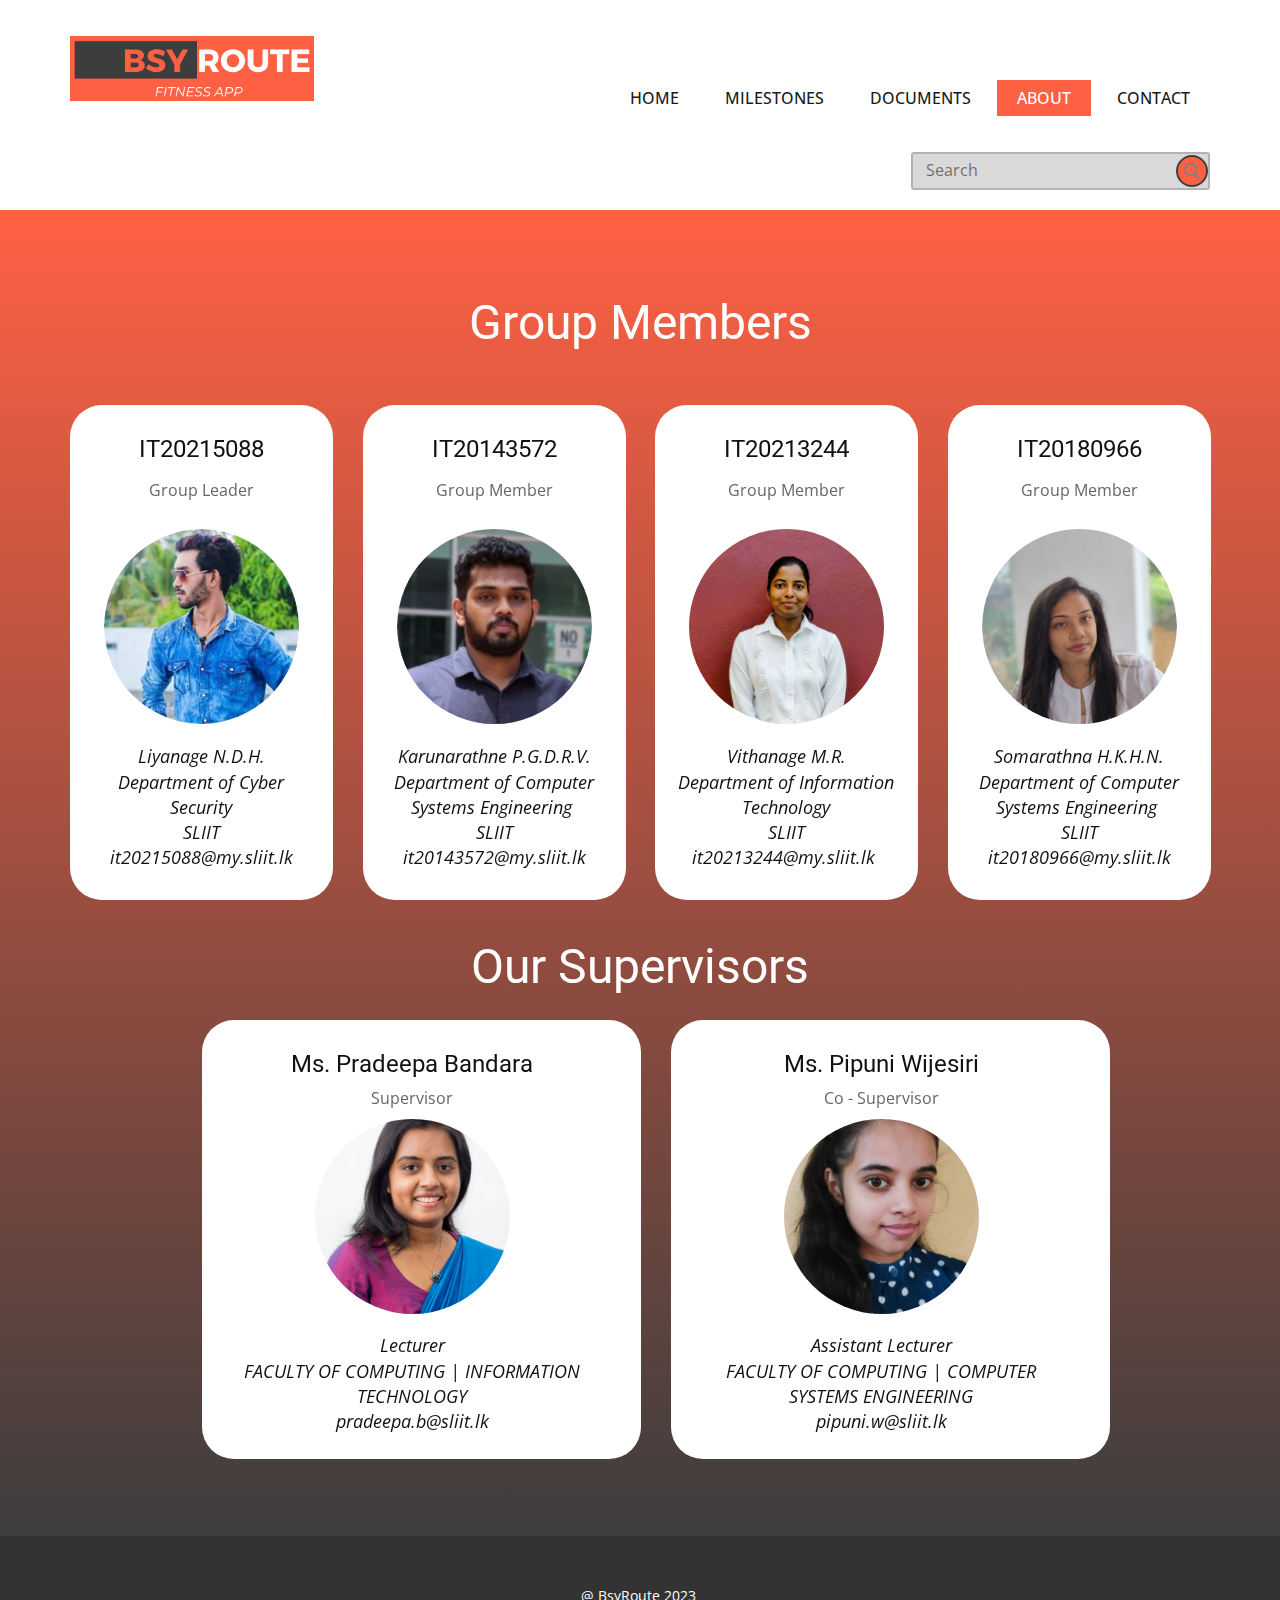
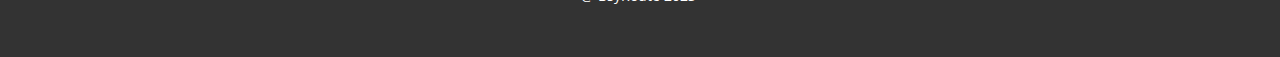
<file: About.html>
<!DOCTYPE html>
<html style="font-size: 16px" lang="en">
   <head>
      <meta name="viewport" content="width=device-width, initial-scale=1.0" />
      <meta charset="utf-8" />
      <meta name="keywords" content="" />
      <meta name="description" content="" />
      <title>About</title>
      <link rel="stylesheet" href="page.css" media="screen" />
      <link rel="stylesheet" href="About.css" media="screen" />
      <script class="u-script" type="text/javascript" src="jquery.js" defer=""></script>
      <script class="u-script" type="text/javascript" src="page.js" defer=""></script>
      <script type="text/javascript" src="search.js" defer=""></script>
      <meta name="BsyRoute" />
      <link id="u-theme-google-font" rel="stylesheet" href="https://fonts.googleapis.com/css?family=Roboto:100,100i,300,300i,400,400i,500,500i,700,700i,900,900i|Open+Sans:300,300i,400,400i,500,500i,600,600i,700,700i,800,800i" />

      <script type="application/ld+json">
         {
            "@context": "http://schema.org",
            "@type": "Organization",
            "name": "",
            "logo": "images/FitnessBrandLogoxx.png"
         }
      </script>
      <meta name="theme-color" content="#478ac9" />
      <meta property="og:title" content="About" />
      <meta property="og:type" content="website" />
      <meta data-intl-tel-input-cdn-path="intlTelInput/" />
   </head>
   <body class="u-body u-xl-mode" data-lang="en">
      <header class="u-clearfix u-header u-header" id="sec-cc0d">
         <div class="u-clearfix u-sheet u-sheet-1">
            <a href="" class="u-image u-logo u-image-1" data-image-width="367" data-image-height="98">
               <img src="images/FitnessBrandLogoxx.png" class="u-logo-image u-logo-image-1" />
            </a>
            <nav class="u-menu u-menu-dropdown u-offcanvas u-menu-1">
               <div class="menu-collapse" style="font-size: 1rem; letter-spacing: 0px; text-transform: uppercase; font-weight: 500">
                  <a class="u-button-style u-custom-active-border-color u-custom-active-color u-custom-border u-custom-border-color u-custom-borders u-custom-hover-border-color u-custom-hover-color u-custom-left-right-menu-spacing u-custom-padding-bottom u-custom-text-active-color u-custom-text-color u-custom-text-decoration u-custom-text-hover-color u-custom-top-bottom-menu-spacing u-nav-link u-text-active-palette-1-base u-text-hover-palette-2-base" href="#">
                     <svg class="u-svg-link" viewBox="0 0 24 24"><use xmlns:xlink="http://www.w3.org/1999/xlink" xlink:href="#menu-hamburger"></use></svg>
                     <svg class="u-svg-content" version="1.1" id="menu-hamburger" viewBox="0 0 16 16" x="0px" y="0px" xmlns:xlink="http://www.w3.org/1999/xlink" xmlns="http://www.w3.org/2000/svg">
                        <g>
                           <rect y="1" width="16" height="2"></rect>
                           <rect y="7" width="16" height="2"></rect>
                           <rect y="13" width="16" height="2"></rect>
                        </g>
                     </svg>
                  </a>
               </div>
               <div class="u-custom-menu u-nav-container">
                  <ul class="u-nav u-spacing-2 u-unstyled u-nav-1">
                     <li class="u-nav-item">
                        <a class="u-active-custom-color-1 u-border-active-palette-1-base u-border-hover-palette-1-light-1 u-border-no-left u-border-no-right u-border-no-top u-button-style u-hover-custom-color-4 u-nav-link u-text-active-white u-text-grey-90 u-text-hover-white" href="Home.html" style="padding: 10px 20px">Home</a>
                        <div class="u-nav-popup">
                           <ul class="u-border-1 u-border-grey-30 u-h-spacing-20 u-nav u-unstyled u-v-spacing-10">
                              <li class="u-nav-item"><a class="u-button-style u-grey-5 u-nav-link" href="Home.html#carousel_9a39">Literature Survey</a></li>
                              <li class="u-nav-item"><a class="u-button-style u-grey-5 u-nav-link" href="Home.html#carousel_a2c1">Research Gap</a></li>
                              <li class="u-nav-item"><a class="u-button-style u-grey-5 u-nav-link" href="Home.html#carousel_54c7">Research Problem</a></li>
                              <li class="u-nav-item"><a class="u-button-style u-grey-5 u-nav-link" href="Home.html#sec-def8">Research Objectives</a></li>
                              <li class="u-nav-item"><a class="u-button-style u-grey-5 u-nav-link" href="Home.html#carousel_ec59">Methodology</a></li>
                              <li class="u-nav-item"><a class="u-button-style u-grey-5 u-nav-link" href="Home.html#carousel_5f93">Technologies</a></li>
                           </ul>
                        </div>
                     </li>
                     <li class="u-nav-item"><a class="u-active-custom-color-1 u-border-active-palette-1-base u-border-hover-palette-1-light-1 u-border-no-left u-border-no-right u-border-no-top u-button-style u-hover-custom-color-4 u-nav-link u-text-active-white u-text-grey-90 u-text-hover-white" href="Milestones.html" style="padding: 10px 20px">Milestones</a></li>
                     <li class="u-nav-item">
                        <a class="u-active-custom-color-1 u-border-active-palette-1-base u-border-hover-palette-1-light-1 u-border-no-left u-border-no-right u-border-no-top u-button-style u-hover-custom-color-4 u-nav-link u-text-active-white u-text-grey-90 u-text-hover-white" href="Documents.html" style="padding: 10px 20px">Documents</a>
                        <div class="u-nav-popup">
                           <ul class="u-border-1 u-border-grey-30 u-h-spacing-20 u-nav u-unstyled u-v-spacing-10">
                              <li class="u-nav-item"><a class="u-button-style u-grey-5 u-nav-link" href="Documents.html#sec-3569">Documents</a></li>
                              <li class="u-nav-item"><a class="u-button-style u-grey-5 u-nav-link" href="Documents.html#sec-78b2">Presentations</a></li>
                           </ul>
                        </div>
                     </li>
                     <li class="u-nav-item"><a class="u-active-custom-color-1 u-border-active-palette-1-base u-border-hover-palette-1-light-1 u-border-no-left u-border-no-right u-border-no-top u-button-style u-hover-custom-color-4 u-nav-link u-text-active-white u-text-grey-90 u-text-hover-white" href="About.html" style="padding: 10px 20px">About</a></li>
                     <li class="u-nav-item"><a class="u-active-custom-color-1 u-border-active-palette-1-base u-border-hover-palette-1-light-1 u-border-no-left u-border-no-right u-border-no-top u-button-style u-hover-custom-color-4 u-nav-link u-text-active-white u-text-grey-90 u-text-hover-white" href="Contact.html" style="padding: 10px 20px">Contact</a></li>
                  </ul>
               </div>
               <div class="u-custom-menu u-nav-container-collapse">
                  <div class="u-black u-container-style u-inner-container-layout u-opacity u-opacity-95 u-sidenav">
                     <div class="u-inner-container-layout u-sidenav-overflow">
                        <div class="u-menu-close"></div>
                        <ul class="u-align-center u-nav u-popupmenu-items u-unstyled u-nav-4">
                           <li class="u-nav-item">
                              <a class="u-button-style u-nav-link" href="Home.html">Home</a>
                              <div class="u-nav-popup">
                                 <ul class="u-border-1 u-border-grey-30 u-h-spacing-20 u-nav u-unstyled u-v-spacing-10">
                                    <li class="u-nav-item"><a class="u-button-style u-nav-link" href="Home.html#carousel_9a39">Literature Survey</a></li>
                                    <li class="u-nav-item"><a class="u-button-style u-nav-link" href="Home.html#carousel_a2c1">Research Gap</a></li>
                                    <li class="u-nav-item"><a class="u-button-style u-nav-link" href="Home.html#carousel_54c7">Research Problem</a></li>
                                    <li class="u-nav-item"><a class="u-button-style u-nav-link" href="Home.html#sec-def8">Research Objectives</a></li>
                                    <li class="u-nav-item"><a class="u-button-style u-nav-link" href="Home.html#carousel_ec59">Methodology</a></li>
                                    <li class="u-nav-item"><a class="u-button-style u-nav-link" href="Home.html#carousel_5f93">Technologies</a></li>
                                 </ul>
                              </div>
                           </li>
                           <li class="u-nav-item"><a class="u-button-style u-nav-link" href="Milestones.html">Milestones</a></li>
                           <li class="u-nav-item">
                              <a class="u-button-style u-nav-link" href="Documents.html">Documents</a>
                              <div class="u-nav-popup">
                                 <ul class="u-border-1 u-border-grey-30 u-h-spacing-20 u-nav u-unstyled u-v-spacing-10">
                                    <li class="u-nav-item"><a class="u-button-style u-nav-link" href="Documents.html#sec-3569">Documents</a></li>
                                    <li class="u-nav-item"><a class="u-button-style u-nav-link" href="Documents.html#sec-78b2">Presentations</a></li>
                                 </ul>
                              </div>
                           </li>
                           <li class="u-nav-item"><a class="u-button-style u-nav-link" href="About.html">About</a></li>
                           <li class="u-nav-item"><a class="u-button-style u-nav-link" href="Contact.html">Contact</a></li>
                        </ul>
                     </div>
                  </div>
                  <div class="u-black u-menu-overlay u-opacity u-opacity-70"></div>
               </div>
            </nav>
            <form action="#" method="get" class="u-border-2 u-border-grey-30 u-grey-15 u-radius-3 u-search u-search-right u-search-1">
               <button class="u-search-button" type="submit">
                  <span class="u-border-2 u-border-grey-75 u-custom-color-1 u-icon-circle u-search-icon u-spacing-10 u-text-custom-color-2 u-search-icon-1">
                     <svg class="u-svg-link" preserveAspectRatio="xMidYMin slice" viewBox="0 0 56.966 56.966"><use xmlns:xlink="http://www.w3.org/1999/xlink" xlink:href="#svg-45a5"></use></svg>
                     <svg xmlns="http://www.w3.org/2000/svg" xmlns:xlink="http://www.w3.org/1999/xlink" version="1.1" id="svg-45a5" x="0px" y="0px" viewBox="0 0 56.966 56.966" style="enable-background: new 0 0 56.966 56.966" xml:space="preserve" class="u-svg-content">
                        <path d="M55.146,51.887L41.588,37.786c3.486-4.144,5.396-9.358,5.396-14.786c0-12.682-10.318-23-23-23s-23,10.318-23,23  s10.318,23,23,23c4.761,0,9.298-1.436,13.177-4.162l13.661,14.208c0.571,0.593,1.339,0.92,2.162,0.92  c0.779,0,1.518-0.297,2.079-0.837C56.255,54.982,56.293,53.08,55.146,51.887z M23.984,6c9.374,0,17,7.626,17,17s-7.626,17-17,17  s-17-7.626-17-17S14.61,6,23.984,6z"></path>
                     </svg>
                  </span>
               </button>
               <input class="u-search-input" id="searchbar" type="search" name="search" value="" placeholder="Search" />
            </form>
         </div>
      </header>
      <section class="u-clearfix u-container-align-center u-gradient u-section-1" id="carousel_a6b0">
         <div class="u-clearfix u-sheet u-sheet-1">
            <h2 class="u-align-center u-text u-text-default u-text-white u-text-1" data-animation-name="customAnimationIn" data-animation-duration="1500">Group Members</h2>
            <div class="u-expanded-width u-list u-list-1">
               <div class="u-repeater u-repeater-1">
                  <div class="u-container-style u-list-item u-radius-32 u-repeater-item u-shape-round u-white u-list-item-1" data-animation-direction="Up" data-animation-name="customAnimationIn" data-animation-duration="1500" data-animation-delay="500">
                     <div class="u-container-layout u-similar-container u-container-layout-1">
                        <h4 class="u-align-center-lg u-align-center-md u-align-center-xl u-text u-text-2">IT20215088</h4>
                        <p class="u-align-center u-text u-text-default u-text-grey-60 u-text-3">Group Leader</p>
                        <img class="u-align-center u-image u-image-circle u-preserve-proportions u-image-1" alt="" data-image-width="248" data-image-height="247" data-animation-name="customAnimationIn" data-animation-duration="1500" data-animation-delay="750" src="images/Picture1.jpg" />
                        <p class="u-align-center u-text u-text-default u-text-4">Liyanage N.D.H.<br />Department of ​Cyber Security <br />SLIIT<br />it​20215088@my.sliit.lk</p>
                     </div>
                  </div>
                  <div class="u-container-style u-list-item u-radius-32 u-repeater-item u-shape-round u-white u-list-item-2" data-animation-direction="Up" data-animation-name="customAnimationIn" data-animation-duration="1500" data-animation-delay="500">
                     <div class="u-container-layout u-similar-container u-container-layout-2">
                        <h4 class="u-align-center-lg u-align-center-md u-align-center-xl u-text u-text-5">IT20143572</h4>
                        <p class="u-align-center u-text u-text-default u-text-grey-60 u-text-6">Group Member</p>
                        <div class="u-align-center u-image u-image-circle u-preserve-proportions u-image-2" alt="" data-image-width="179" data-image-height="185" data-animation-name="customAnimationIn" data-animation-duration="1500" data-animation-delay="750"></div>
                        <p class="u-align-center u-text u-text-default u-text-7">Karunarathne P.G.D.R.V.<br />Department of Computer Systems Engineering&nbsp;<br />SLIIT<br />it20143572@my.sliit.lk</p>
                     </div>
                  </div>
                  <div class="u-container-style u-list-item u-radius-32 u-repeater-item u-shape-round u-white u-list-item-3" data-animation-direction="Up" data-animation-name="customAnimationIn" data-animation-duration="1500" data-animation-delay="500">
                     <div class="u-container-layout u-similar-container u-container-layout-3">
                        <h4 class="u-align-center-lg u-align-center-md u-align-center-xl u-text u-text-8">IT20213244</h4>
                        <p class="u-align-center u-text u-text-default u-text-grey-60 u-text-9">Group Member</p>
                        <img class="u-align-center u-image u-image-circle u-preserve-proportions u-image-3" alt="" data-image-width="960" data-image-height="1280" data-animation-name="customAnimationIn" data-animation-duration="1500" data-animation-delay="750" src="images/photo.jpg" />
                        <p class="u-align-center u-text u-text-default u-text-10">Vithanage M.R.<br />Department of Information Technology<br />SLIIT<br />it20213244@my.sliit.lk&nbsp;<br /></p>
                     </div>
                  </div>
                  <div class="u-align-center-sm u-align-center-xs u-container-style u-list-item u-radius-32 u-repeater-item u-shape-round u-white u-list-item-4" data-animation-direction="Up" data-animation-name="customAnimationIn" data-animation-duration="1500" data-animation-delay="500">
                     <div class="u-container-layout u-similar-container u-container-layout-4">
                        <h4 class="u-align-center-lg u-align-center-md u-align-center-xl u-text u-text-11">IT20180966</h4>
                        <p class="u-align-center u-text u-text-default u-text-grey-60 u-text-12">Group Member</p>
                        <img class="u-align-center u-image u-image-circle u-preserve-proportions u-image-4" alt="" data-image-width="239" data-image-height="242" data-animation-name="customAnimationIn" data-animation-duration="1500" data-animation-delay="750" src="images/Picture3.jpg" />
                        <p class="u-align-center u-text u-text-default u-text-13">Somarathna H.K.H.N.<br />Department of Computer Systems Engineering&nbsp;<br />SLIIT<br />it​20180966@my.sliit.lk<br /></p>
                     </div>
                  </div>
               </div>
            </div>
            <h2 class="u-align-center u-text u-text-default u-text-white u-text-14" data-animation-name="customAnimationIn" data-animation-duration="1500">Our Supervisors</h2>
            <div class="u-list u-list-2">
               <div class="u-align-center u-repeater u-repeater-2">
                  <div class="u-container-align-center u-container-style u-list-item u-radius-32 u-repeater-item u-shape-round u-white u-list-item-5" data-animation-direction="Up" data-animation-name="customAnimationIn" data-animation-duration="1500" data-animation-delay="500">
                     <div class="u-container-layout u-similar-container u-container-layout-5">
                        <h4 class="u-align-center-lg u-align-center-md u-align-center-xl u-text u-text-default u-text-15">Ms. Pradeepa Bandara</h4>
                        <p class="u-align-center u-text u-text-default u-text-grey-60 u-text-16">Supervisor</p>
                        <img class="u-align-center u-image u-image-circle u-preserve-proportions u-image-5" alt="" data-image-width="400" data-image-height="600" data-animation-name="customAnimationIn" data-animation-duration="1500" data-animation-delay="750" src="images/scan_image_1505805013-Ms__Pradeepa.jpg" />
                        <p class="u-align-center u-text u-text-default u-text-17">Lecturer<br />FACULTY OF COMPUTING&nbsp;|&nbsp;INFORMATION TECHNOLOGY<br />pradeepa.b@sliit.lk<br /></p>
                     </div>
                  </div>
                  <div class="u-align-center-sm u-align-center-xs u-container-style u-list-item u-radius-32 u-repeater-item u-shape-round u-white u-list-item-6" data-animation-direction="Up" data-animation-name="customAnimationIn" data-animation-duration="1500" data-animation-delay="500">
                     <div class="u-container-layout u-similar-container u-container-layout-6">
                        <h4 class="u-align-center-lg u-align-center-md u-align-center-xl u-text u-text-default u-text-18">Ms. Pipuni Wijesiri</h4>
                        <p class="u-align-center u-text u-text-default u-text-grey-60 u-text-19">Co - Supervisor</p>
                        <img class="u-align-center u-image u-image-circle u-preserve-proportions u-image-6" alt="" data-image-width="785" data-image-height="1091" data-animation-name="customAnimationIn" data-animation-duration="1500" data-animation-delay="750" src="images/pipuniw-1637125472.jpg" />
                        <p class="u-align-center u-text u-text-default u-text-20">Assistant Lecturer<br />FACULTY OF COMPUTING&nbsp;|&nbsp;COMPUTER SYSTEMS ENGINEERING<br />pipuni.w@sliit.lk<br /></p>
                     </div>
                  </div>
               </div>
            </div>
         </div>
      </section>

      <footer class="u-align-center u-clearfix u-footer u-grey-80 u-footer" id="sec-9704">
         <div class="u-clearfix u-sheet u-sheet-1">
            <p class="u-small-text u-text u-text-variant u-text-1">@ BsyRoute 2023&nbsp;</p>
         </div>
      </footer>
   </body>
</html>
</file>
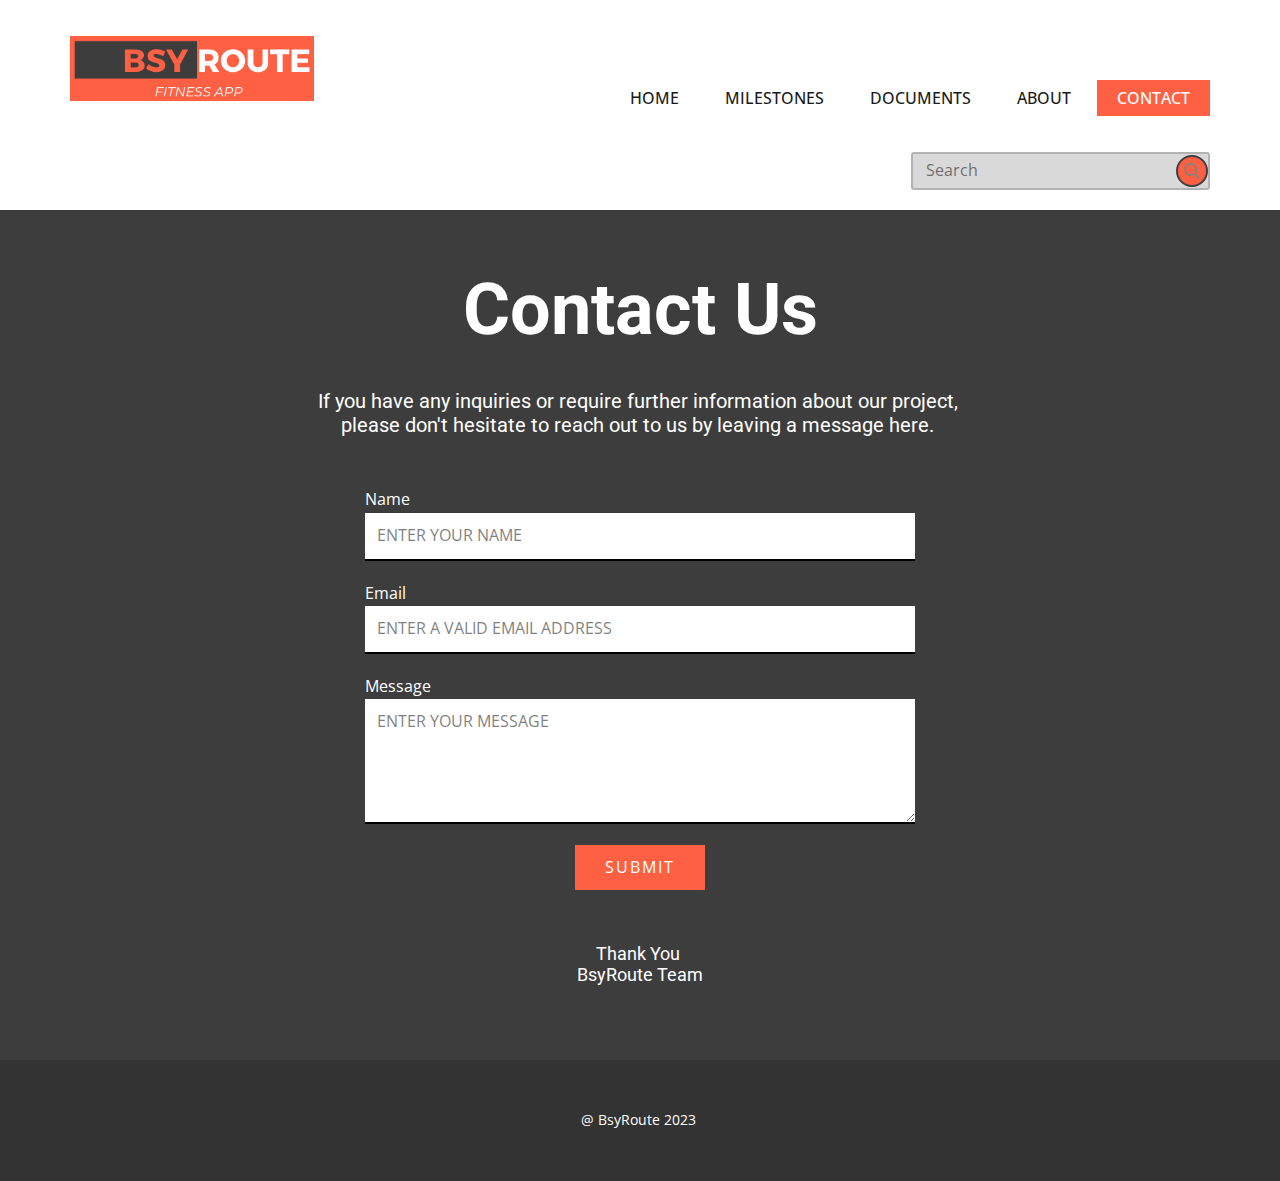
<file: Contact.html>
<!DOCTYPE html>
<html style="font-size: 16px" lang="en">
   <head>
      <meta name="viewport" content="width=device-width, initial-scale=1.0" />
      <meta charset="utf-8" />
      <meta name="keywords" content="Contact Us" />
      <meta name="description" content="" />
      <title>Contact</title>
      <link rel="stylesheet" href="page.css" media="screen" />
      <link rel="stylesheet" href="Contact.css" media="screen" />
      <script class="u-script" type="text/javascript" src="jquery.js" defer=""></script>
      <script class="u-script" type="text/javascript" src="page.js" defer=""></script>
      <script type="text/javascript" src="search.js" defer=""></script>
      <meta name="BsyRoute" />
      <meta name="referrer" content="origin" />
      <link id="u-theme-google-font" rel="stylesheet" href="https://fonts.googleapis.com/css?family=Roboto:100,100i,300,300i,400,400i,500,500i,700,700i,900,900i|Open+Sans:300,300i,400,400i,500,500i,600,600i,700,700i,800,800i" />

      <script type="application/ld+json">
         {
            "@context": "http://schema.org",
            "@type": "Organization",
            "name": "",
            "logo": "images/FitnessBrandLogoxx.png"
         }
      </script>
      <meta name="theme-color" content="#478ac9" />
      <meta property="og:title" content="Contact" />
      <meta property="og:type" content="website" />
      <meta data-intl-tel-input-cdn-path="intlTelInput/" />
   </head>
   <body class="u-body u-xl-mode" data-lang="en">
      <header class="u-clearfix u-header u-header" id="sec-cc0d">
         <div class="u-clearfix u-sheet u-sheet-1">
            <a href="" class="u-image u-logo u-image-1" data-image-width="367" data-image-height="98">
               <img src="images/FitnessBrandLogoxx.png" class="u-logo-image u-logo-image-1" />
            </a>
            <nav class="u-menu u-menu-dropdown u-offcanvas u-menu-1">
               <div class="menu-collapse" style="font-size: 1rem; letter-spacing: 0px; text-transform: uppercase; font-weight: 500">
                  <a class="u-button-style u-custom-active-border-color u-custom-active-color u-custom-border u-custom-border-color u-custom-borders u-custom-hover-border-color u-custom-hover-color u-custom-left-right-menu-spacing u-custom-padding-bottom u-custom-text-active-color u-custom-text-color u-custom-text-decoration u-custom-text-hover-color u-custom-top-bottom-menu-spacing u-nav-link u-text-active-palette-1-base u-text-hover-palette-2-base" href="#">
                     <svg class="u-svg-link" viewBox="0 0 24 24"><use xmlns:xlink="http://www.w3.org/1999/xlink" xlink:href="#menu-hamburger"></use></svg>
                     <svg class="u-svg-content" version="1.1" id="menu-hamburger" viewBox="0 0 16 16" x="0px" y="0px" xmlns:xlink="http://www.w3.org/1999/xlink" xmlns="http://www.w3.org/2000/svg">
                        <g>
                           <rect y="1" width="16" height="2"></rect>
                           <rect y="7" width="16" height="2"></rect>
                           <rect y="13" width="16" height="2"></rect>
                        </g>
                     </svg>
                  </a>
               </div>
               <div class="u-custom-menu u-nav-container">
                  <ul class="u-nav u-spacing-2 u-unstyled u-nav-1">
                     <li class="u-nav-item">
                        <a class="u-active-custom-color-1 u-border-active-palette-1-base u-border-hover-palette-1-light-1 u-border-no-left u-border-no-right u-border-no-top u-button-style u-hover-custom-color-4 u-nav-link u-text-active-white u-text-grey-90 u-text-hover-white" href="Home.html" style="padding: 10px 20px">Home</a>
                        <div class="u-nav-popup">
                           <ul class="u-border-1 u-border-grey-30 u-h-spacing-20 u-nav u-unstyled u-v-spacing-10">
                              <li class="u-nav-item"><a class="u-button-style u-grey-5 u-nav-link" href="Home.html#carousel_9a39">Literature Survey</a></li>
                              <li class="u-nav-item"><a class="u-button-style u-grey-5 u-nav-link" href="Home.html#carousel_a2c1">Research Gap</a></li>
                              <li class="u-nav-item"><a class="u-button-style u-grey-5 u-nav-link" href="Home.html#carousel_54c7">Research Problem</a></li>
                              <li class="u-nav-item"><a class="u-button-style u-grey-5 u-nav-link" href="Home.html#sec-def8">Research Objectives</a></li>
                              <li class="u-nav-item"><a class="u-button-style u-grey-5 u-nav-link" href="Home.html#carousel_ec59">Methodology</a></li>
                              <li class="u-nav-item"><a class="u-button-style u-grey-5 u-nav-link" href="Home.html#carousel_5f93">Technologies</a></li>
                           </ul>
                        </div>
                     </li>
                     <li class="u-nav-item"><a class="u-active-custom-color-1 u-border-active-palette-1-base u-border-hover-palette-1-light-1 u-border-no-left u-border-no-right u-border-no-top u-button-style u-hover-custom-color-4 u-nav-link u-text-active-white u-text-grey-90 u-text-hover-white" href="Milestones.html" style="padding: 10px 20px">Milestones</a></li>
                     <li class="u-nav-item">
                        <a class="u-active-custom-color-1 u-border-active-palette-1-base u-border-hover-palette-1-light-1 u-border-no-left u-border-no-right u-border-no-top u-button-style u-hover-custom-color-4 u-nav-link u-text-active-white u-text-grey-90 u-text-hover-white" href="Documents.html" style="padding: 10px 20px">Documents</a>
                        <div class="u-nav-popup">
                           <ul class="u-border-1 u-border-grey-30 u-h-spacing-20 u-nav u-unstyled u-v-spacing-10">
                              <li class="u-nav-item"><a class="u-button-style u-grey-5 u-nav-link" href="Documents.html#sec-3569">Documents</a></li>
                              <li class="u-nav-item"><a class="u-button-style u-grey-5 u-nav-link" href="Documents.html#sec-78b2">Presentations</a></li>
                           </ul>
                        </div>
                     </li>
                     <li class="u-nav-item"><a class="u-active-custom-color-1 u-border-active-palette-1-base u-border-hover-palette-1-light-1 u-border-no-left u-border-no-right u-border-no-top u-button-style u-hover-custom-color-4 u-nav-link u-text-active-white u-text-grey-90 u-text-hover-white" href="About.html" style="padding: 10px 20px">About</a></li>
                     <li class="u-nav-item"><a class="u-active-custom-color-1 u-border-active-palette-1-base u-border-hover-palette-1-light-1 u-border-no-left u-border-no-right u-border-no-top u-button-style u-hover-custom-color-4 u-nav-link u-text-active-white u-text-grey-90 u-text-hover-white" href="Contact.html" style="padding: 10px 20px">Contact</a></li>
                  </ul>
               </div>
               <div class="u-custom-menu u-nav-container-collapse">
                  <div class="u-black u-container-style u-inner-container-layout u-opacity u-opacity-95 u-sidenav">
                     <div class="u-inner-container-layout u-sidenav-overflow">
                        <div class="u-menu-close"></div>
                        <ul class="u-align-center u-nav u-popupmenu-items u-unstyled u-nav-4">
                           <li class="u-nav-item">
                              <a class="u-button-style u-nav-link" href="Home.html">Home</a>
                              <div class="u-nav-popup">
                                 <ul class="u-border-1 u-border-grey-30 u-h-spacing-20 u-nav u-unstyled u-v-spacing-10">
                                    <li class="u-nav-item"><a class="u-button-style u-nav-link" href="Home.html#carousel_9a39">Literature Survey</a></li>
                                    <li class="u-nav-item"><a class="u-button-style u-nav-link" href="Home.html#carousel_a2c1">Research Gap</a></li>
                                    <li class="u-nav-item"><a class="u-button-style u-nav-link" href="Home.html#carousel_54c7">Research Problem</a></li>
                                    <li class="u-nav-item"><a class="u-button-style u-nav-link" href="Home.html#sec-def8">Research Objectives</a></li>
                                    <li class="u-nav-item"><a class="u-button-style u-nav-link" href="Home.html#carousel_ec59">Methodology</a></li>
                                    <li class="u-nav-item"><a class="u-button-style u-nav-link" href="Home.html#carousel_5f93">Technologies</a></li>
                                 </ul>
                              </div>
                           </li>
                           <li class="u-nav-item"><a class="u-button-style u-nav-link" href="Milestones.html">Milestones</a></li>
                           <li class="u-nav-item">
                              <a class="u-button-style u-nav-link" href="Documents.html">Documents</a>
                              <div class="u-nav-popup">
                                 <ul class="u-border-1 u-border-grey-30 u-h-spacing-20 u-nav u-unstyled u-v-spacing-10">
                                    <li class="u-nav-item"><a class="u-button-style u-nav-link" href="Documents.html#sec-3569">Documents</a></li>
                                    <li class="u-nav-item"><a class="u-button-style u-nav-link" href="Documents.html#sec-78b2">Presentations</a></li>
                                 </ul>
                              </div>
                           </li>
                           <li class="u-nav-item"><a class="u-button-style u-nav-link" href="About.html">About</a></li>
                           <li class="u-nav-item"><a class="u-button-style u-nav-link" href="Contact.html">Contact</a></li>
                        </ul>
                     </div>
                  </div>
                  <div class="u-black u-menu-overlay u-opacity u-opacity-70"></div>
               </div>
            </nav>
            <form action="#" method="get" class="u-border-2 u-border-grey-30 u-grey-15 u-radius-3 u-search u-search-right u-search-1">
               <button class="u-search-button" type="submit">
                  <span class="u-border-2 u-border-grey-75 u-custom-color-1 u-icon-circle u-search-icon u-spacing-10 u-text-custom-color-2 u-search-icon-1">
                     <svg class="u-svg-link" preserveAspectRatio="xMidYMin slice" viewBox="0 0 56.966 56.966"><use xmlns:xlink="http://www.w3.org/1999/xlink" xlink:href="#svg-45a5"></use></svg>
                     <svg xmlns="http://www.w3.org/2000/svg" xmlns:xlink="http://www.w3.org/1999/xlink" version="1.1" id="svg-45a5" x="0px" y="0px" viewBox="0 0 56.966 56.966" style="enable-background: new 0 0 56.966 56.966" xml:space="preserve" class="u-svg-content">
                        <path d="M55.146,51.887L41.588,37.786c3.486-4.144,5.396-9.358,5.396-14.786c0-12.682-10.318-23-23-23s-23,10.318-23,23  s10.318,23,23,23c4.761,0,9.298-1.436,13.177-4.162l13.661,14.208c0.571,0.593,1.339,0.92,2.162,0.92  c0.779,0,1.518-0.297,2.079-0.837C56.255,54.982,56.293,53.08,55.146,51.887z M23.984,6c9.374,0,17,7.626,17,17s-7.626,17-17,17  s-17-7.626-17-17S14.61,6,23.984,6z"></path>
                     </svg>
                  </span>
               </button>
               <input class="u-search-input" id="searchbar" type="search" name="search" value="" placeholder="Search" />
            </form>
         </div>
      </header>
      <section class="u-align-center u-clearfix u-container-align-center u-custom-color-4 u-section-1" id="sec-87c9">
         <div class="u-clearfix u-sheet u-sheet-1">
            <h1 class="u-align-center u-text u-text-default u-text-1">Contact Us</h1>
            <h5 class="u-align-center u-text u-text-2">If you have any inquiries or require further information about our project,&nbsp;<br />please don't hesitate to reach out to us by leaving a message here.&nbsp;</h5>
            <div class="u-form u-form-1">
               <form action="https://forms.nicepagesrv.com/v2/form/process" class="u-clearfix u-form-spacing-20 u-form-vertical u-inner-form" style="padding: 10px" source="email" name="form">
                  <div class="u-form-group u-form-name u-label-top">
                     <label for="name-3b9a" class="u-label">Name</label>
                     <input type="text" placeholder="Enter your Name" id="name-3b9a" name="name" class="u-border-2 u-border-black u-border-no-left u-border-no-right u-border-no-top u-input u-input-rectangle u-input-1" required="" />
                  </div>
                  <div class="u-form-email u-form-group u-label-top">
                     <label for="email-3b9a" class="u-label">Email</label>
                     <input type="email" placeholder="Enter a valid email address" id="email-3b9a" name="email" class="u-border-2 u-border-black u-border-no-left u-border-no-right u-border-no-top u-input u-input-rectangle u-input-2" required="" />
                  </div>
                  <div class="u-form-group u-form-message u-label-top">
                     <label for="message-3b9a" class="u-label">Message</label>
                     <textarea placeholder="Enter your message" rows="4" cols="50" id="message-3b9a" name="message" class="u-border-2 u-border-black u-border-no-left u-border-no-right u-border-no-top u-input u-input-rectangle u-input-3" required=""></textarea>
                  </div>
                  <div class="u-align-center u-form-group u-form-submit u-label-top">
                     <input type="submit" value="submit" class="u-form-control-hidden" />
                     <a href="#" class="u-border-none u-btn u-btn-rectangle u-btn-submit u-button-style u-custom-color-1 u-hover-custom-color-4 u-btn-1">Submit</a>
                  </div>
                  <div class="u-form-send-message u-form-send-success">Thank you! Your message has been sent.</div>
                  <div class="u-form-send-error u-form-send-message">Unable to send your message. Please fix errors then try again.</div>
                  <input type="hidden" value="" name="recaptchaResponse" />
                  <input type="hidden" name="formServices" value="98394dbc-feee-8848-5e1c-aa3a9835e3ba" />
               </form>
            </div>
            <h6 class="u-align-center u-text u-text-3"><br />Thank You&nbsp;<br />BsyRoute Team</h6>
         </div>
      </section>

      <footer class="u-align-center u-clearfix u-footer u-grey-80 u-footer" id="sec-9704">
         <div class="u-clearfix u-sheet u-sheet-1">
            <p class="u-small-text u-text u-text-variant u-text-1">@ BsyRoute 2023&nbsp;</p>
         </div>
      </footer>
   </body>
</html>
</file>
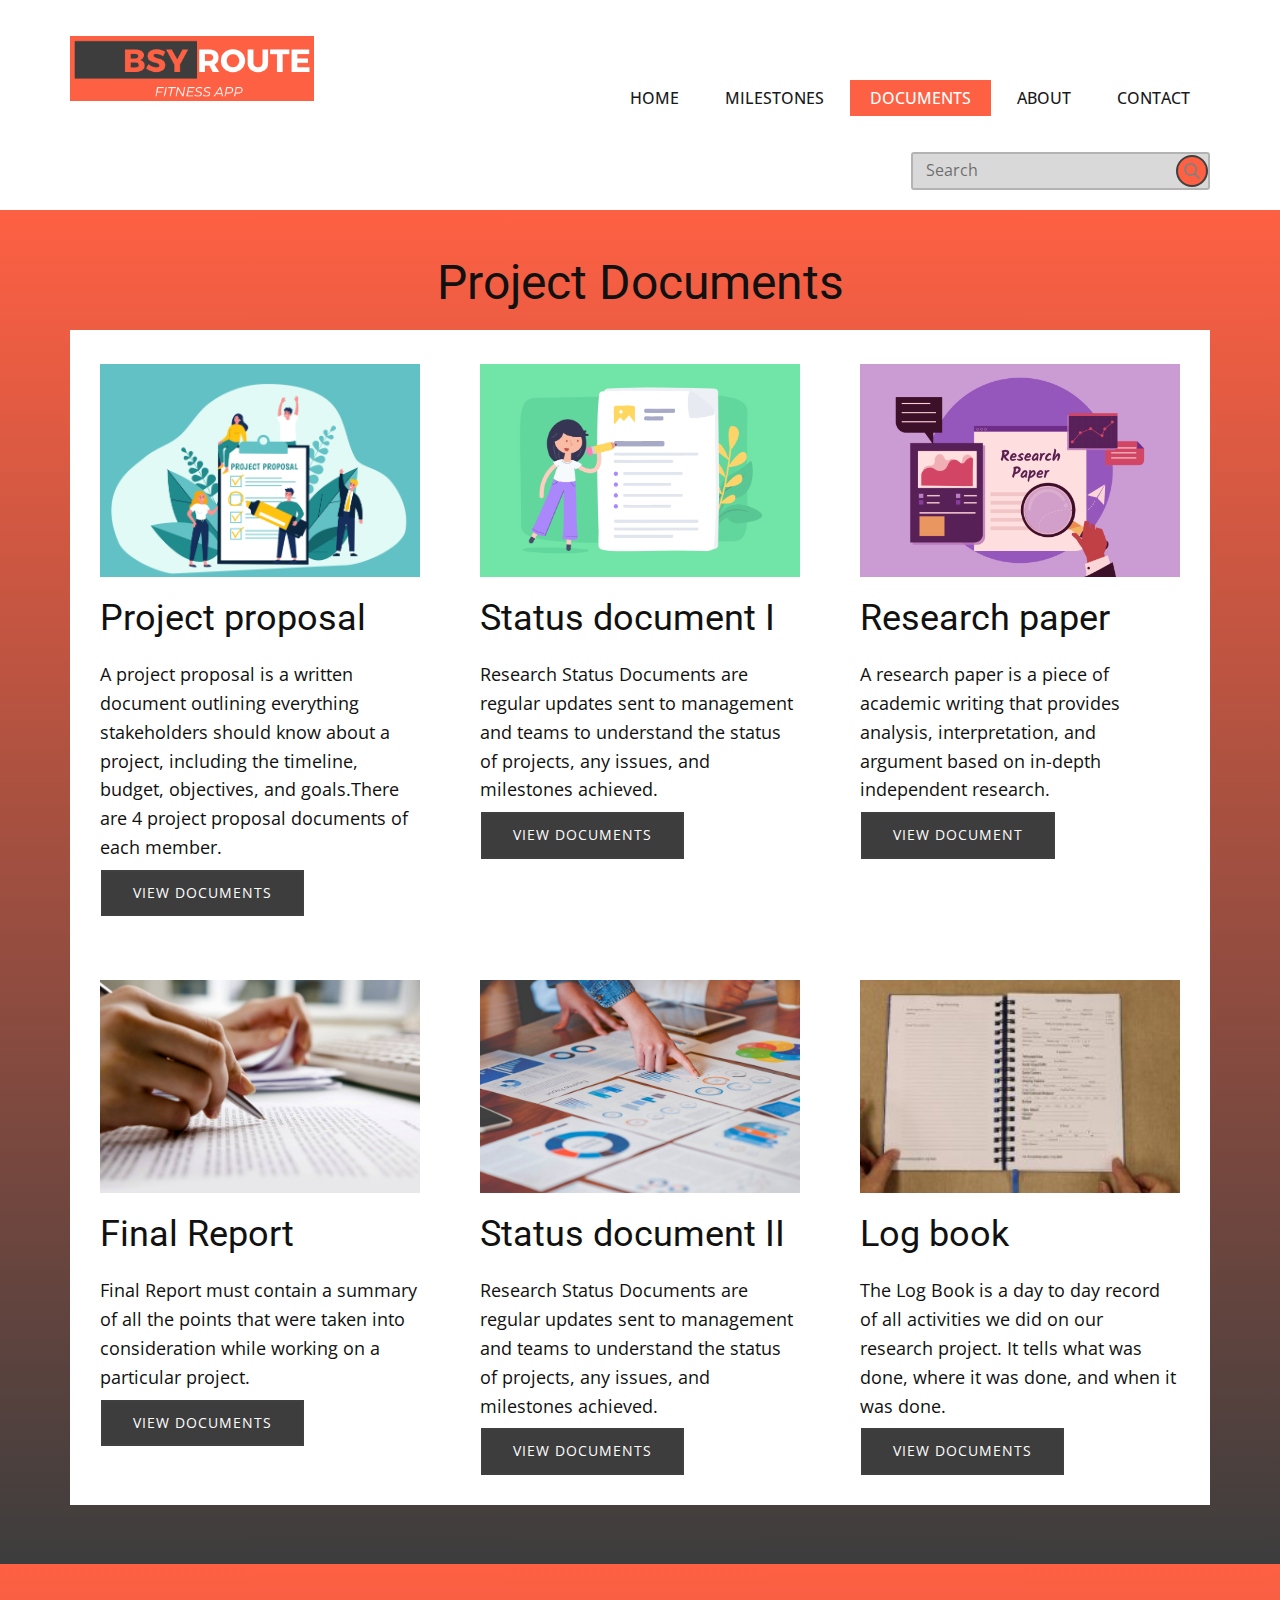
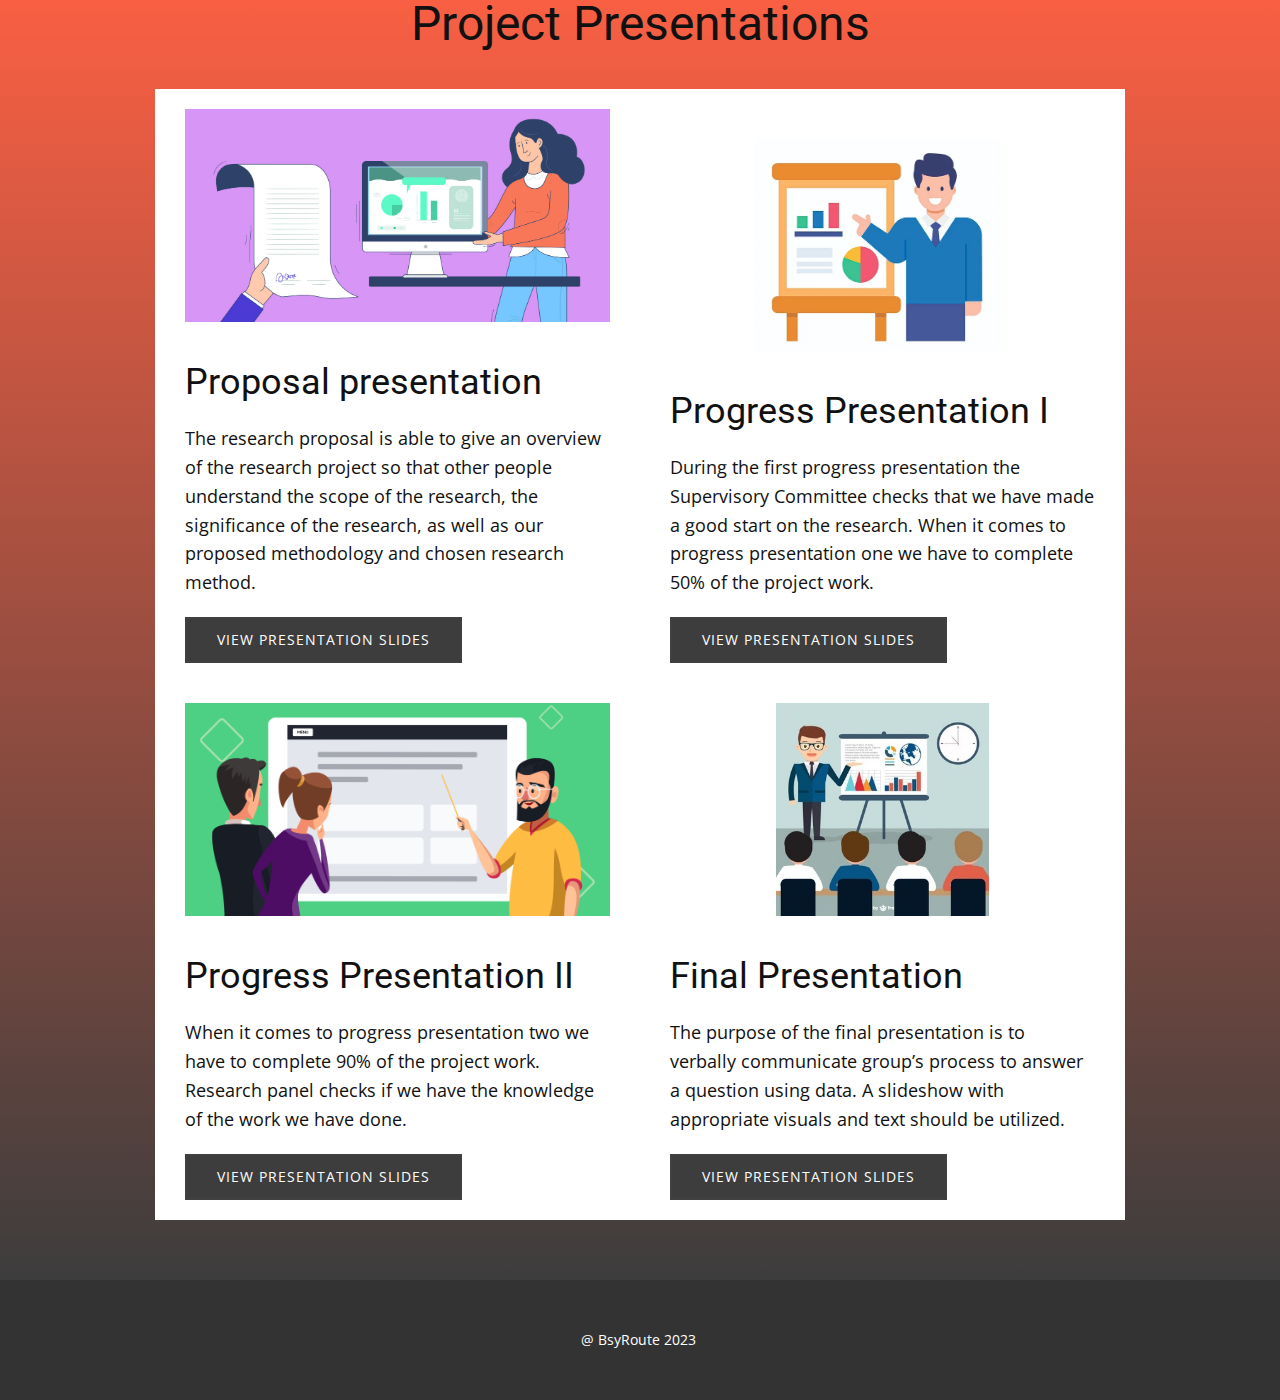
<file: Documents.html>
<!DOCTYPE html>
<html style="font-size: 16px" lang="en">
   <head>
      <meta name="viewport" content="width=device-width, initial-scale=1.0" />
      <meta charset="utf-8" />
      <meta name="keywords" content="Project Documents" />
      <meta name="description" content="" />
      <title>Documents</title>
      <link rel="stylesheet" href="page.css" media="screen" />
      <link rel="stylesheet" href="Documents.css" media="screen" />
      <script class="u-script" type="text/javascript" src="jquery.js" defer=""></script>
      <script class="u-script" type="text/javascript" src="page.js" defer=""></script>
      <script type="text/javascript" src="search.js" defer=""></script>
      <meta name="BsyRoute" />
      <link id="u-theme-google-font" rel="stylesheet" href="https://fonts.googleapis.com/css?family=Roboto:100,100i,300,300i,400,400i,500,500i,700,700i,900,900i|Open+Sans:300,300i,400,400i,500,500i,600,600i,700,700i,800,800i" />

      <script type="application/ld+json">
         {
            "@context": "http://schema.org",
            "@type": "Organization",
            "name": "",
            "logo": "images/FitnessBrandLogoxx.png"
         }
      </script>
      <meta name="theme-color" content="#478ac9" />
      <meta property="og:title" content="Documents" />
      <meta property="og:type" content="website" />
      <meta data-intl-tel-input-cdn-path="intlTelInput/" />
   </head>
   <body class="u-body u-xl-mode" data-lang="en">
      <header class="u-clearfix u-header u-header" id="sec-cc0d">
         <div class="u-clearfix u-sheet u-sheet-1">
            <a href="" class="u-image u-logo u-image-1" data-image-width="367" data-image-height="98">
               <img src="images/FitnessBrandLogoxx.png" class="u-logo-image u-logo-image-1" />
            </a>
            <nav class="u-menu u-menu-dropdown u-offcanvas u-menu-1">
               <div class="menu-collapse" style="font-size: 1rem; letter-spacing: 0px; text-transform: uppercase; font-weight: 500">
                  <a class="u-button-style u-custom-active-border-color u-custom-active-color u-custom-border u-custom-border-color u-custom-borders u-custom-hover-border-color u-custom-hover-color u-custom-left-right-menu-spacing u-custom-padding-bottom u-custom-text-active-color u-custom-text-color u-custom-text-decoration u-custom-text-hover-color u-custom-top-bottom-menu-spacing u-nav-link u-text-active-palette-1-base u-text-hover-palette-2-base" href="#">
                     <svg class="u-svg-link" viewBox="0 0 24 24"><use xmlns:xlink="http://www.w3.org/1999/xlink" xlink:href="#menu-hamburger"></use></svg>
                     <svg class="u-svg-content" version="1.1" id="menu-hamburger" viewBox="0 0 16 16" x="0px" y="0px" xmlns:xlink="http://www.w3.org/1999/xlink" xmlns="http://www.w3.org/2000/svg">
                        <g>
                           <rect y="1" width="16" height="2"></rect>
                           <rect y="7" width="16" height="2"></rect>
                           <rect y="13" width="16" height="2"></rect>
                        </g>
                     </svg>
                  </a>
               </div>
               <div class="u-custom-menu u-nav-container">
                  <ul class="u-nav u-spacing-2 u-unstyled u-nav-1">
                     <li class="u-nav-item">
                        <a class="u-active-custom-color-1 u-border-active-palette-1-base u-border-hover-palette-1-light-1 u-border-no-left u-border-no-right u-border-no-top u-button-style u-hover-custom-color-4 u-nav-link u-text-active-white u-text-grey-90 u-text-hover-white" href="Home.html" style="padding: 10px 20px">Home</a>
                        <div class="u-nav-popup">
                           <ul class="u-border-1 u-border-grey-30 u-h-spacing-20 u-nav u-unstyled u-v-spacing-10">
                              <li class="u-nav-item"><a class="u-button-style u-grey-5 u-nav-link" href="Home.html#carousel_9a39">Literature Survey</a></li>
                              <li class="u-nav-item"><a class="u-button-style u-grey-5 u-nav-link" href="Home.html#carousel_a2c1">Research Gap</a></li>
                              <li class="u-nav-item"><a class="u-button-style u-grey-5 u-nav-link" href="Home.html#carousel_54c7">Research Problem</a></li>
                              <li class="u-nav-item"><a class="u-button-style u-grey-5 u-nav-link" href="Home.html#sec-def8">Research Objectives</a></li>
                              <li class="u-nav-item"><a class="u-button-style u-grey-5 u-nav-link" href="Home.html#carousel_ec59">Methodology</a></li>
                              <li class="u-nav-item"><a class="u-button-style u-grey-5 u-nav-link" href="Home.html#carousel_5f93">Technologies</a></li>
                           </ul>
                        </div>
                     </li>
                     <li class="u-nav-item"><a class="u-active-custom-color-1 u-border-active-palette-1-base u-border-hover-palette-1-light-1 u-border-no-left u-border-no-right u-border-no-top u-button-style u-hover-custom-color-4 u-nav-link u-text-active-white u-text-grey-90 u-text-hover-white" href="Milestones.html" style="padding: 10px 20px">Milestones</a></li>
                     <li class="u-nav-item">
                        <a class="u-active-custom-color-1 u-border-active-palette-1-base u-border-hover-palette-1-light-1 u-border-no-left u-border-no-right u-border-no-top u-button-style u-hover-custom-color-4 u-nav-link u-text-active-white u-text-grey-90 u-text-hover-white" href="Documents.html" style="padding: 10px 20px">Documents</a>
                        <div class="u-nav-popup">
                           <ul class="u-border-1 u-border-grey-30 u-h-spacing-20 u-nav u-unstyled u-v-spacing-10">
                              <li class="u-nav-item"><a class="u-button-style u-grey-5 u-nav-link" href="Documents.html#sec-3569">Documents</a></li>
                              <li class="u-nav-item"><a class="u-button-style u-grey-5 u-nav-link" href="Documents.html#sec-78b2">Presentations</a></li>
                           </ul>
                        </div>
                     </li>
                     <li class="u-nav-item"><a class="u-active-custom-color-1 u-border-active-palette-1-base u-border-hover-palette-1-light-1 u-border-no-left u-border-no-right u-border-no-top u-button-style u-hover-custom-color-4 u-nav-link u-text-active-white u-text-grey-90 u-text-hover-white" href="About.html" style="padding: 10px 20px">About</a></li>
                     <li class="u-nav-item"><a class="u-active-custom-color-1 u-border-active-palette-1-base u-border-hover-palette-1-light-1 u-border-no-left u-border-no-right u-border-no-top u-button-style u-hover-custom-color-4 u-nav-link u-text-active-white u-text-grey-90 u-text-hover-white" href="Contact.html" style="padding: 10px 20px">Contact</a></li>
                  </ul>
               </div>
               <div class="u-custom-menu u-nav-container-collapse">
                  <div class="u-black u-container-style u-inner-container-layout u-opacity u-opacity-95 u-sidenav">
                     <div class="u-inner-container-layout u-sidenav-overflow">
                        <div class="u-menu-close"></div>
                        <ul class="u-align-center u-nav u-popupmenu-items u-unstyled u-nav-4">
                           <li class="u-nav-item">
                              <a class="u-button-style u-nav-link" href="Home.html">Home</a>
                              <div class="u-nav-popup">
                                 <ul class="u-border-1 u-border-grey-30 u-h-spacing-20 u-nav u-unstyled u-v-spacing-10">
                                    <li class="u-nav-item"><a class="u-button-style u-nav-link" href="Home.html#carousel_9a39">Literature Survey</a></li>
                                    <li class="u-nav-item"><a class="u-button-style u-nav-link" href="Home.html#carousel_a2c1">Research Gap</a></li>
                                    <li class="u-nav-item"><a class="u-button-style u-nav-link" href="Home.html#carousel_54c7">Research Problem</a></li>
                                    <li class="u-nav-item"><a class="u-button-style u-nav-link" href="Home.html#sec-def8">Research Objectives</a></li>
                                    <li class="u-nav-item"><a class="u-button-style u-nav-link" href="Home.html#carousel_ec59">Methodology</a></li>
                                    <li class="u-nav-item"><a class="u-button-style u-nav-link" href="Home.html#carousel_5f93">Technologies</a></li>
                                 </ul>
                              </div>
                           </li>
                           <li class="u-nav-item"><a class="u-button-style u-nav-link" href="Milestones.html">Milestones</a></li>
                           <li class="u-nav-item">
                              <a class="u-button-style u-nav-link" href="Documents.html">Documents</a>
                              <div class="u-nav-popup">
                                 <ul class="u-border-1 u-border-grey-30 u-h-spacing-20 u-nav u-unstyled u-v-spacing-10">
                                    <li class="u-nav-item"><a class="u-button-style u-nav-link" href="Documents.html#sec-3569">Documents</a></li>
                                    <li class="u-nav-item"><a class="u-button-style u-nav-link" href="Documents.html#sec-78b2">Presentations</a></li>
                                 </ul>
                              </div>
                           </li>
                           <li class="u-nav-item"><a class="u-button-style u-nav-link" href="About.html">About</a></li>
                           <li class="u-nav-item"><a class="u-button-style u-nav-link" href="Contact.html">Contact</a></li>
                        </ul>
                     </div>
                  </div>
                  <div class="u-black u-menu-overlay u-opacity u-opacity-70"></div>
               </div>
            </nav>
            <form action="#" method="get" class="u-border-2 u-border-grey-30 u-grey-15 u-radius-3 u-search u-search-right u-search-1">
               <button class="u-search-button" type="submit">
                  <span class="u-border-2 u-border-grey-75 u-custom-color-1 u-icon-circle u-search-icon u-spacing-10 u-text-custom-color-2 u-search-icon-1">
                     <svg class="u-svg-link" preserveAspectRatio="xMidYMin slice" viewBox="0 0 56.966 56.966"><use xmlns:xlink="http://www.w3.org/1999/xlink" xlink:href="#svg-45a5"></use></svg>
                     <svg xmlns="http://www.w3.org/2000/svg" xmlns:xlink="http://www.w3.org/1999/xlink" version="1.1" id="svg-45a5" x="0px" y="0px" viewBox="0 0 56.966 56.966" style="enable-background: new 0 0 56.966 56.966" xml:space="preserve" class="u-svg-content">
                        <path d="M55.146,51.887L41.588,37.786c3.486-4.144,5.396-9.358,5.396-14.786c0-12.682-10.318-23-23-23s-23,10.318-23,23  s10.318,23,23,23c4.761,0,9.298-1.436,13.177-4.162l13.661,14.208c0.571,0.593,1.339,0.92,2.162,0.92  c0.779,0,1.518-0.297,2.079-0.837C56.255,54.982,56.293,53.08,55.146,51.887z M23.984,6c9.374,0,17,7.626,17,17s-7.626,17-17,17  s-17-7.626-17-17S14.61,6,23.984,6z"></path>
                     </svg>
                  </span>
               </button>
               <input class="u-search-input" id="searchbar" type="search" name="search" value="" placeholder="Search" />
            </form>
         </div>
      </header>
      <section class="u-clearfix u-gradient u-section-1" id="sec-3569">
         <div class="u-clearfix u-sheet u-sheet-1">
            <h2 class="u-align-center u-text u-text-1">Project Documents</h2>
            <div class="u-expanded-width u-list u-list-1">
               <div class="u-repeater u-repeater-1">
                  <div class="u-container-style u-list-item u-repeater-item u-white">
                     <div class="u-container-layout u-similar-container u-container-layout-1">
                        <img alt="" class="u-expanded-width u-image u-image-default u-image-1" data-image-width="1500" data-image-height="900" src="images/7.png" />
                        <h3 class="u-text u-text-default u-text-2">Project proposal</h3>
                        <p class="u-text u-text-3">A project proposal is&nbsp;a written document outlining everything stakeholders should know about a project, including the timeline, budget, objectives, and goals.There are 4 project proposal documents of each member.</p>
                        <a href="https://mysliit.sharepoint.com/sites/CDAPSubmissionCloud/2023RegCloud/Forms/AllItems.aspx?id=%2Fsites%2FCDAPSubmissionCloud%2F2023RegCloud%2F23%2D246%2DStudents%2F1%2E%20Project%20Proposal%2FIndividual%20Reports&viewid=c7aa1bbe%2Dee33%2D4483%2Dba4d%2D4498d8e42d08" class="u-active-none u-border-2 u-border-grey-75 u-border-hover-palette-2-base u-btn u-button-style u-custom-color-4 u-hover-custom-color-1 u-text-white u-btn-1" target="_blank"> View documents</a>
                     </div>
                  </div>
                  <div class="u-container-style u-list-item u-repeater-item u-white">
                     <div class="u-container-layout u-similar-container u-container-layout-2">
                        <img alt="" class="u-expanded-width u-image u-image-default u-image-2" data-image-width="1100" data-image-height="619" src="images/how-to-create-a-project-proposal-blog.png" />
                        <h3 class="u-text u-text-default u-text-4">Status document&nbsp;I</h3>
                        <p class="u-text u-text-5">Research Status Documents are regular updates sent to management and teams to understand the status of projects, any issues, and milestones achieved.</p>
                        <a href="https://mysliit.sharepoint.com/sites/CDAPSubmissionCloud/2023RegCloud/Forms/AllItems.aspx?id=%2Fsites%2FCDAPSubmissionCloud%2F2023RegCloud%2F23%2D246%2DStudents%2F2%2E%20Status%20Document%201&viewid=c7aa1bbe%2Dee33%2D4483%2Dba4d%2D4498d8e42d08" class="u-active-none u-border-2 u-border-grey-75 u-border-hover-palette-2-base u-btn u-button-style u-custom-color-4 u-hover-custom-color-1 u-text-white u-btn-2" target="_blank"> View documents</a>
                     </div>
                  </div>
                  <div class="u-container-style u-list-item u-repeater-item u-white">
                     <div class="u-container-layout u-similar-container u-container-layout-3">
                        <img alt="" class="u-expanded-width u-image u-image-default u-image-3" data-image-width="1120" data-image-height="720" src="images/1640252799887.png" />
                        <h3 class="u-text u-text-default u-text-6">Research paper</h3>
                        <p class="u-text u-text-7">A research paper is a piece of academic writing that provides analysis, interpretation, and argument based on in-depth independent research.</p>
                        <a href="https://mysliit.sharepoint.com/sites/CDAPSubmissionCloud/2023RegCloud/Forms/AllItems.aspx?id=%2Fsites%2FCDAPSubmissionCloud%2F2023RegCloud%2F23%2D246%2DStudents%2F4%2E%20Research%20Paper&amp;viewid=c7aa1bbe%2Dee33%2D4483%2Dba4d%2D4498d8e42d08" class="u-active-none u-border-2 u-border-grey-75 u-border-hover-palette-2-base u-btn u-button-style u-custom-color-4 u-hover-custom-color-1 u-text-white u-btn-3" target="_blank"> View document</a>
                     </div>
                  </div>
                  <div class="u-container-style u-list-item u-repeater-item u-white">
                     <div class="u-container-layout u-similar-container u-container-layout-4">
                        <img alt="" class="u-expanded-width u-image u-image-default u-image-4" data-image-width="1332" data-image-height="863" src="images/image007.jpg" />
                        <h3 class="u-text u-text-default u-text-8">Final Report</h3>
                        <p class="u-text u-text-9">Final Report must contain a summary of all the points that were taken into consideration while working on a particular project.</p>
                        <a href="https://mysliit.sharepoint.com/sites/CDAPSubmissionCloud/2023RegCloud/Forms/AllItems.aspx?id=%2Fsites%2FCDAPSubmissionCloud%2F2023RegCloud%2F23%2D246%2DStudents%2F6%2E%20Final%20Report%20%26%20Presentation%2FFinal%20Reports&amp;viewid=c7aa1bbe%2Dee33%2D4483%2Dba4d%2D4498d8e42d08" class="u-active-none u-border-2 u-border-grey-75 u-border-hover-palette-2-base u-btn u-button-style u-custom-color-4 u-hover-custom-color-1 u-text-white u-btn-4" target="_blank"
                           >View documents</a
                        >
                     </div>
                  </div>
                  <div class="u-container-style u-list-item u-repeater-item u-white">
                     <div class="u-container-layout u-similar-container u-container-layout-5">
                        <img alt="" class="u-expanded-width u-image u-image-default u-image-5" data-image-width="1868" data-image-height="1080" src="images/The-Most-Overlooked-Item-in-a-Project-Proposal-Outline-1.jpg" />
                        <h3 class="u-text u-text-default u-text-10">Status document&nbsp;II</h3>
                        <p class="u-text u-text-11">Research Status Documents are regular updates sent to management and teams to understand the status of projects, any issues, and milestones achieved.</p>
                        <a href="https://mysliit.sharepoint.com/sites/CDAPSubmissionCloud/2023RegCloud/Forms/AllItems.aspx?id=%2Fsites%2FCDAPSubmissionCloud%2F2023RegCloud%2F23%2D246%2DStudents%2F7%2E%20Status%20Document%202&amp;viewid=c7aa1bbe%2Dee33%2D4483%2Dba4d%2D4498d8e42d08" class="u-active-none u-border-2 u-border-grey-75 u-border-hover-palette-2-base u-btn u-button-style u-custom-color-4 u-hover-custom-color-1 u-text-white u-btn-5" target="_blank"> View documents</a>
                     </div>
                  </div>
                  <div class="u-container-style u-list-item u-repeater-item u-white">
                     <div class="u-container-layout u-similar-container u-container-layout-6">
                        <img alt="" class="u-expanded-width u-image u-image-default u-image-6" data-image-width="300" data-image-height="169" src="images/Astrophotographers-Log-Book-2-300x169.jpg" />
                        <h3 class="u-text u-text-default u-text-12">Log book</h3>
                        <p class="u-text u-text-13">The Log Book is a day to day record of all activities we did on our research project. It tells what was done, where it was done, and when it was done.</p>
                        <a href="https://mysliit.sharepoint.com/sites/CDAPSubmissionCloud/2023RegCloud/Forms/AllItems.aspx?id=%2Fsites%2FCDAPSubmissionCloud%2F2023RegCloud%2F23%2D246%2DStudents%2F9%2E%20Log%20Book&amp;viewid=c7aa1bbe%2Dee33%2D4483%2Dba4d%2D4498d8e42d08" class="u-active-none u-border-2 u-border-grey-75 u-border-hover-palette-2-base u-btn u-button-style u-custom-color-4 u-hover-custom-color-1 u-text-white u-btn-6" target="_blank">View documents</a>
                     </div>
                  </div>
               </div>
            </div>
         </div>
      </section>
      <section class="u-clearfix u-container-align-center u-gradient u-section-2" id="sec-78b2">
         <div class="u-clearfix u-sheet u-sheet-1">
            <h2 class="u-align-center u-text u-text-1">Project Presentations</h2>
            <div class="u-align-center u-list u-list-1">
               <div class="u-repeater u-repeater-1">
                  <div class="u-container-style u-list-item u-repeater-item u-white u-list-item-1">
                     <div class="u-container-layout u-similar-container u-valign-bottom u-container-layout-1">
                        <img alt="" class="u-expanded-width u-image u-image-default u-image-1" data-image-width="1200" data-image-height="672" src="images/business-proposal-presentation-header.jpg" />
                        <h3 class="u-text u-text-default u-text-2">Proposal presentation</h3>
                        <p class="u-text u-text-3">The research proposal is able to give an overview of the research project so that other people understand the scope of the research, the significance of the research, as well as our proposed methodology and chosen research method.</p>
                        <a
                           href="https://mysliit.sharepoint.com/sites/CDAPSubmissionCloud/2023RegCloud/Forms/AllItems.aspx?id=%2Fsites%2FCDAPSubmissionCloud%2F2023RegCloud%2F23%2D246%2DStudents%2F1%2E%20Project%20Proposal%2FPresentation&amp;viewid=c7aa1bbe%2Dee33%2D4483%2Dba4d%2D4498d8e42d08"
                           class="u-active-none u-border-2 u-border-grey-75 u-border-hover-palette-2-base u-btn u-button-style u-custom-color-4 u-hover-custom-color-1 u-text-white u-btn-1"
                           data-animation-name=""
                           data-animation-duration="0"
                           data-animation-delay="0"
                           data-animation-direction=""
                           target="_blank"
                        >
                           View Presentation slides</a
                        >
                     </div>
                  </div>
                  <div class="u-container-style u-list-item u-repeater-item u-white u-list-item-2">
                     <div class="u-container-layout u-similar-container u-valign-bottom u-container-layout-2">
                        <img alt="" class="u-expanded-width u-image u-image-default u-image-2" data-image-width="1040" data-image-height="585" src="images/agrowon_2023-08_a4733995-7a8b-4b9a-8e8c-f4aedea61c42_Technical_Story___2023_08_11T171048_145.webp" />
                        <h3 class="u-text u-text-default u-text-4">Progress Presentation&nbsp;I</h3>
                        <p class="u-text u-text-5">During the first progress presentation the Supervisory Committee checks that we have made a good start on the research. When it comes to progress presentation one we have to complete 50% of the project work.&nbsp;</p>
                        <a
                           href="https://mysliit.sharepoint.com/sites/CDAPSubmissionCloud/2023RegCloud/Forms/AllItems.aspx?id=%2Fsites%2FCDAPSubmissionCloud%2F2023RegCloud%2F23%2D246%2DStudents%2F3%2E%20Progress%20Presentation%20%2D%201%2FPresentation&amp;viewid=c7aa1bbe%2Dee33%2D4483%2Dba4d%2D4498d8e42d08"
                           class="u-active-none u-border-2 u-border-grey-75 u-border-hover-palette-2-base u-btn u-button-style u-custom-color-4 u-hover-custom-color-1 u-text-white u-btn-2"
                           data-animation-name=""
                           data-animation-duration="0"
                           data-animation-delay="0"
                           data-animation-direction=""
                           target="_blank"
                        >
                           View Presentation slides</a
                        >
                     </div>
                  </div>
                  <div class="u-container-style u-list-item u-repeater-item u-white u-list-item-3">
                     <div class="u-container-layout u-similar-container u-valign-bottom u-container-layout-3">
                        <img alt="" class="u-expanded-width u-image u-image-default u-image-3" data-image-width="2000" data-image-height="1125" src="images/How-to-write-project-proposal-1.png" />
                        <h3 class="u-text u-text-default u-text-6">Progress Presentation&nbsp;II</h3>
                        <p class="u-text u-text-7">When it comes to progress presentation two we have to complete 90% of the project work.&nbsp; Research panel checks if we have the knowledge of the work we have done.</p>
                        <a
                           href="https://mysliit.sharepoint.com/sites/CDAPSubmissionCloud/2023RegCloud/Forms/AllItems.aspx?id=%2Fsites%2FCDAPSubmissionCloud%2F2023RegCloud%2F23%2D246%2DStudents%2F5%2E%20Progress%20Presentation%20%2D%202%2FPresentation&viewid=c7aa1bbe%2Dee33%2D4483%2Dba4d%2D4498d8e42d08"
                           class="u-active-none u-border-2 u-border-grey-75 u-border-hover-palette-2-base u-btn u-button-style u-custom-color-4 u-hover-custom-color-1 u-text-white u-btn-3"
                           data-animation-name=""
                           data-animation-duration="0"
                           data-animation-delay="0"
                           data-animation-direction=""
                           >View Presentation slides</a
                        >
                     </div>
                  </div>
                  <div class="u-container-style u-list-item u-repeater-item u-white u-list-item-4">
                     <div class="u-container-layout u-similar-container u-valign-bottom u-container-layout-4">
                        <img alt="" class="u-expanded-width u-image u-image-contain u-image-default u-image-4" data-image-width="338" data-image-height="338" src="images/business-presentation_23-2147511785.jpg" />
                        <h3 class="u-text u-text-default u-text-8">Final Presentation</h3>
                        <p class="u-text u-text-9">The purpose of the final presentation is to verbally communicate group’s process to answer a question using data. A slideshow with appropriate visuals and text should be utilized.&nbsp;</p>
                        <a
                           href="https://mysliit.sharepoint.com/sites/CDAPSubmissionCloud/2023RegCloud/Forms/AllItems.aspx?id=%2Fsites%2FCDAPSubmissionCloud%2F2023RegCloud%2F23%2D246%2DStudents%2F6%2E%20Final%20Report%20%26%20Presentation%2FFinal%20Presentation%20PPT&amp;viewid=c7aa1bbe%2Dee33%2D4483%2Dba4d%2D4498d8e42d08"
                           class="u-active-none u-border-2 u-border-grey-75 u-border-hover-palette-2-base u-btn u-button-style u-custom-color-4 u-hover-custom-color-1 u-text-white u-btn-4"
                           data-animation-name=""
                           data-animation-duration="0"
                           data-animation-delay="0"
                           data-animation-direction=""
                           target="_blank"
                           >View Presentation slides</a
                        >
                     </div>
                  </div>
               </div>
            </div>
         </div>
      </section>

      <footer class="u-align-center u-clearfix u-footer u-grey-80 u-footer" id="sec-9704">
         <div class="u-clearfix u-sheet u-sheet-1">
            <p class="u-small-text u-text u-text-variant u-text-1">@ BsyRoute 2023&nbsp;</p>
         </div>
      </footer>
   </body>
</html>
</file>
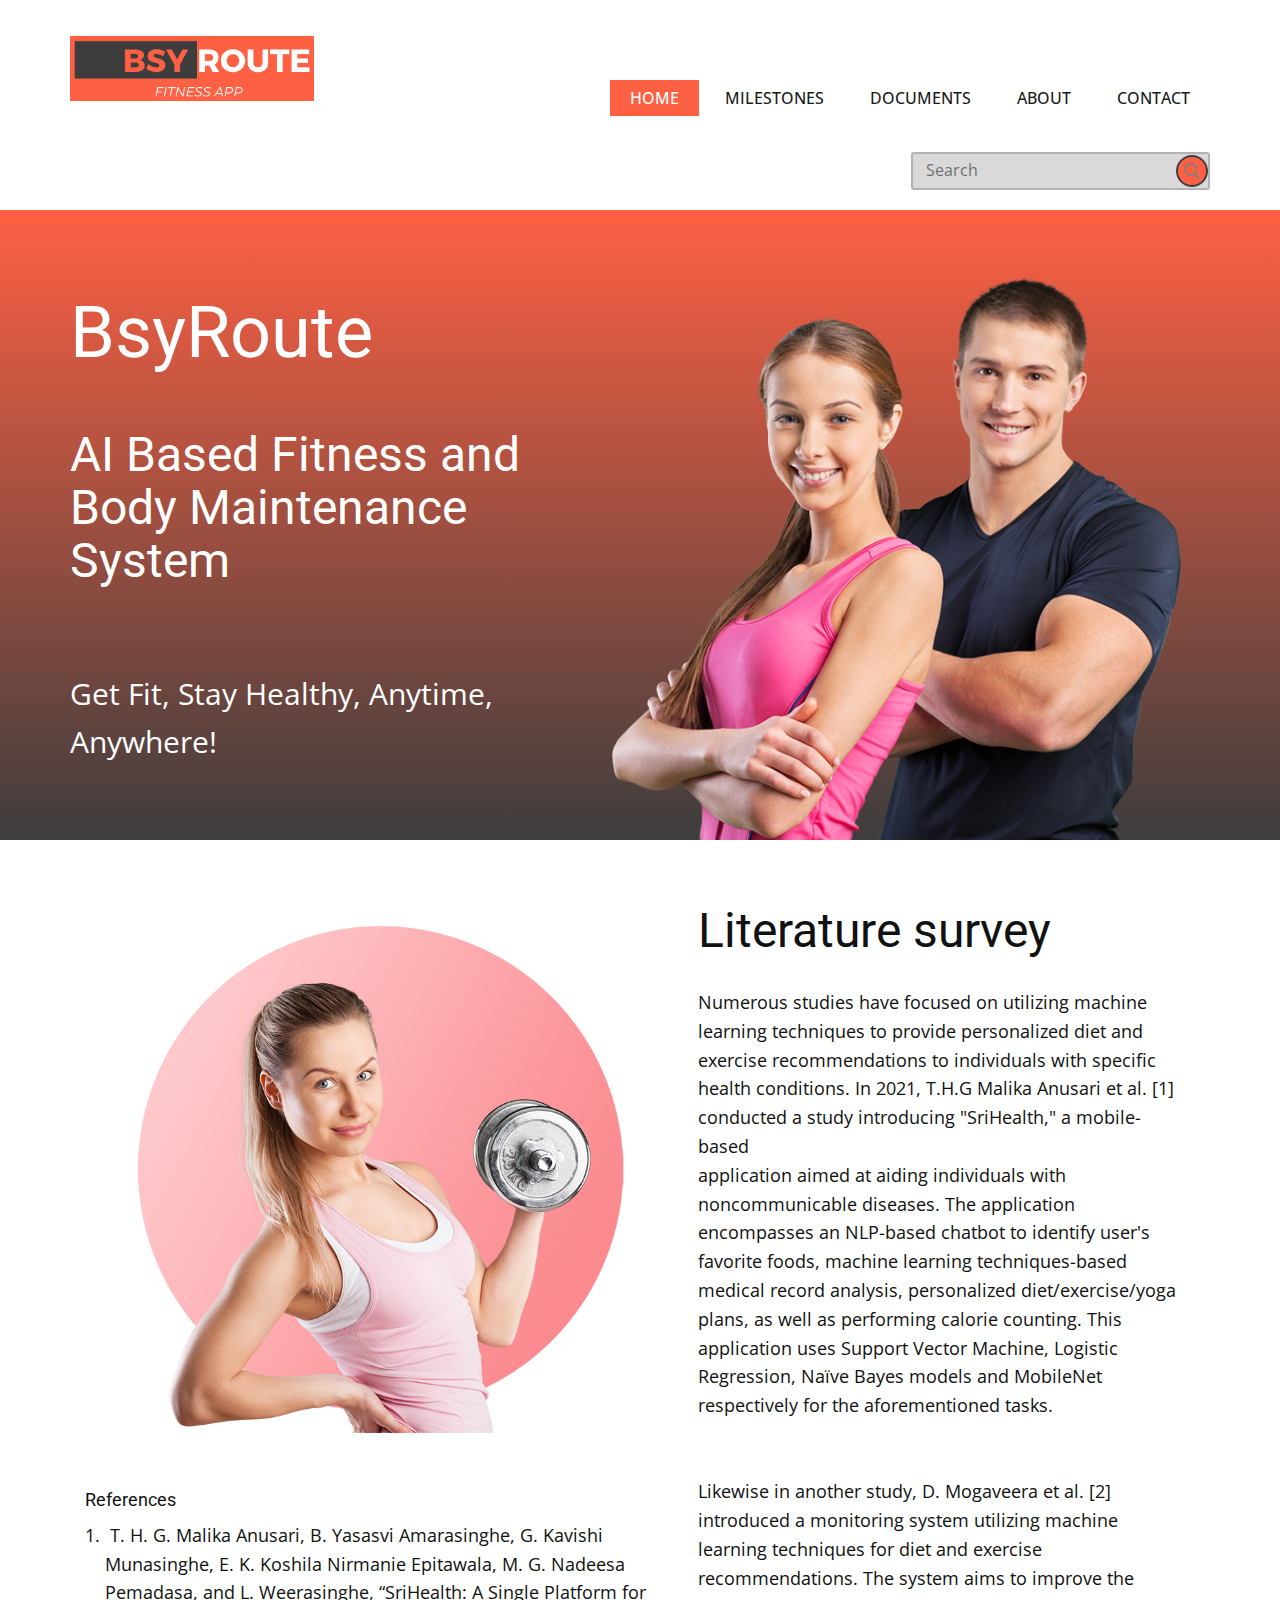
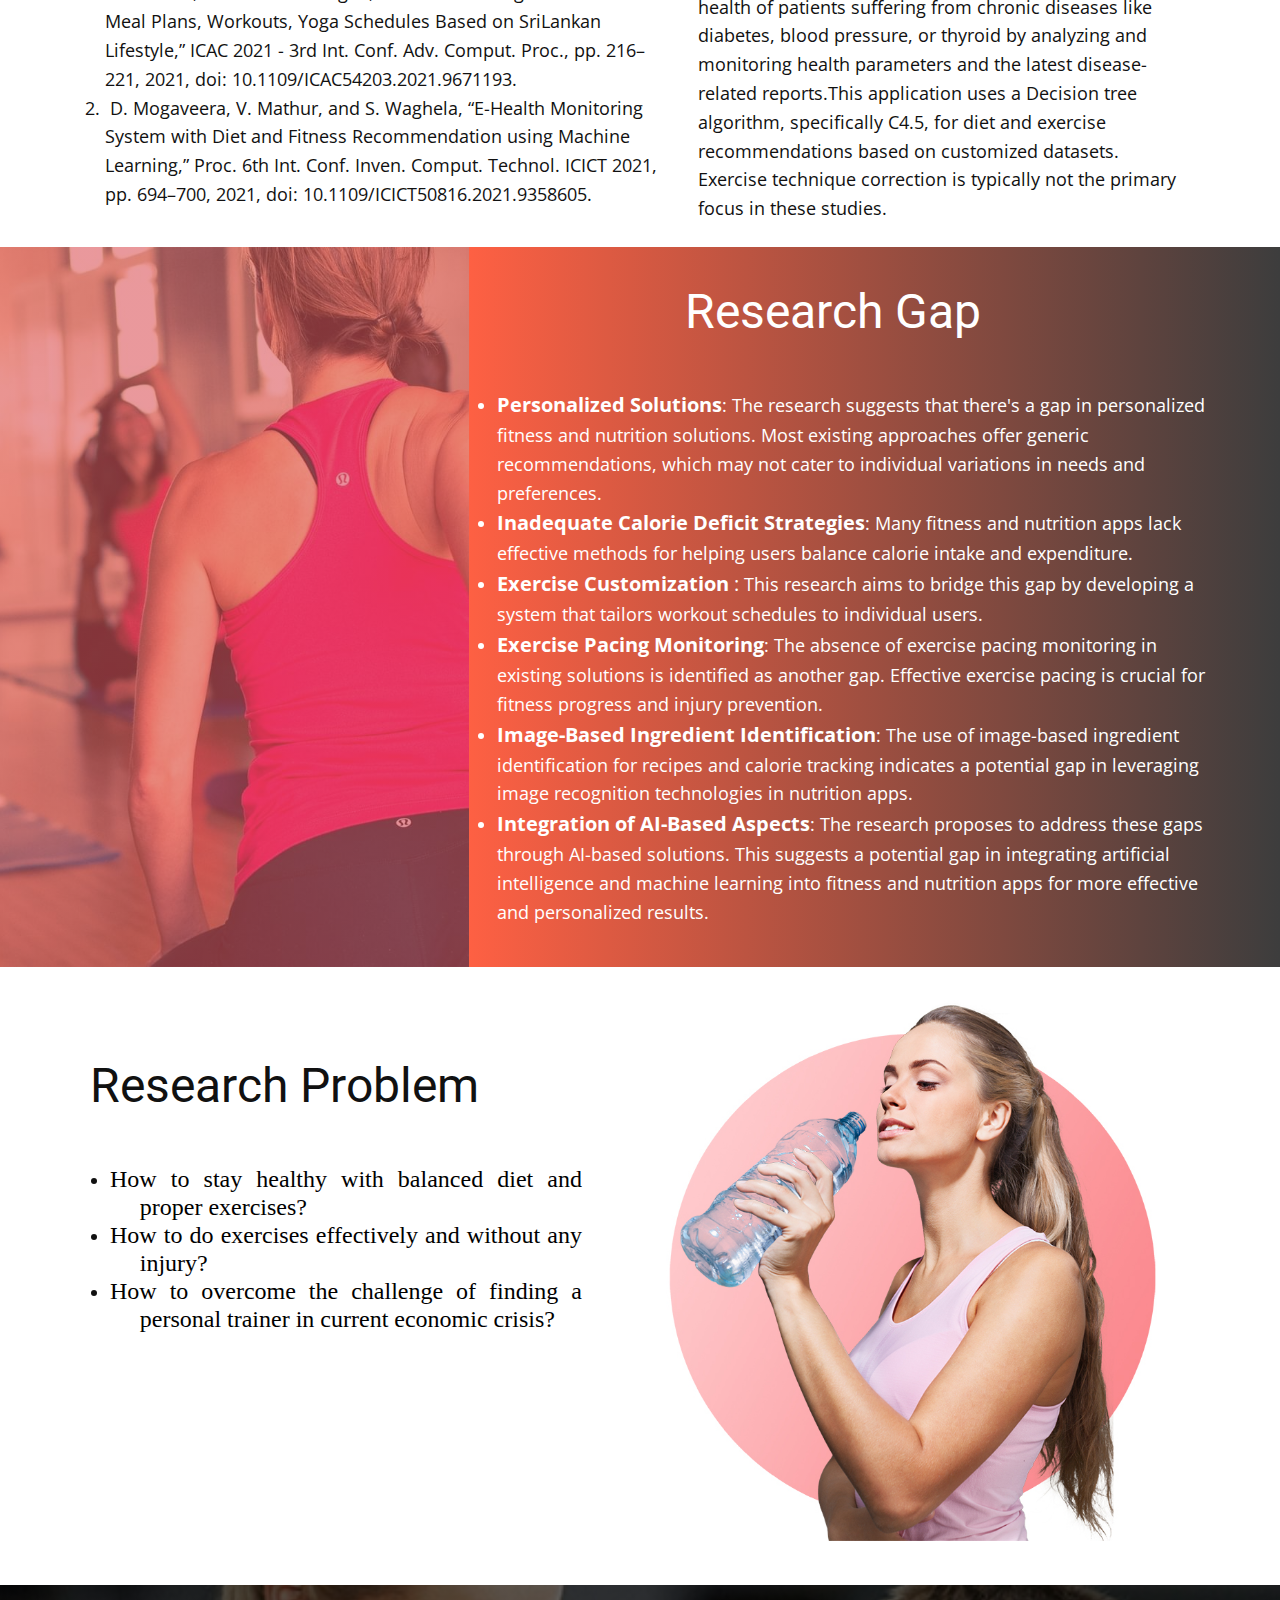
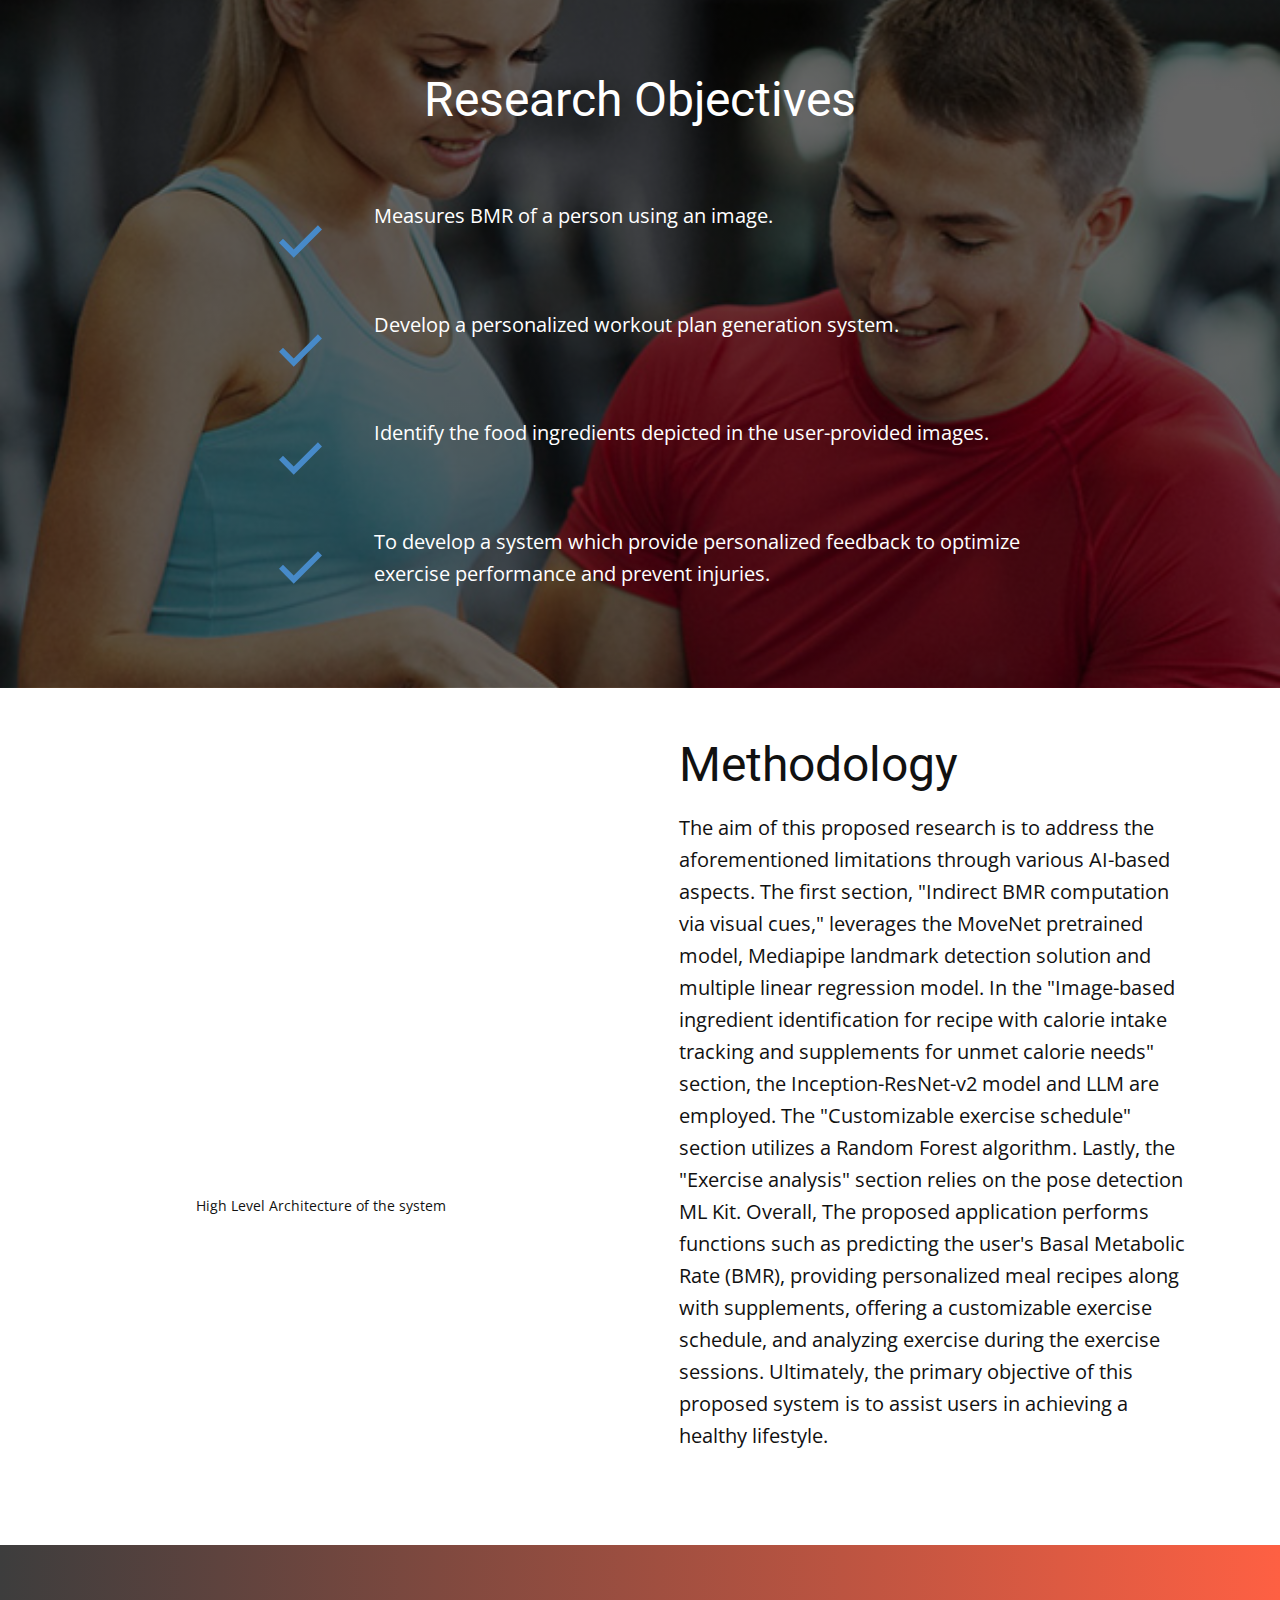
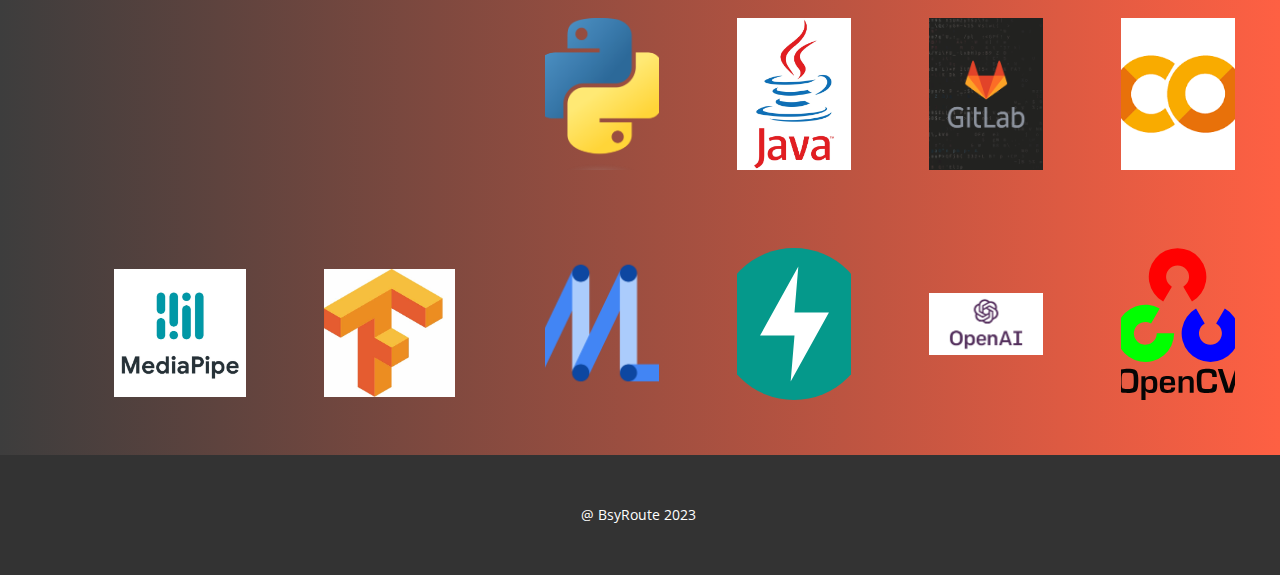
<file: Home.html>
<!DOCTYPE html>
<html style="font-size: 16px" lang="en">
   <head>
      <meta name="viewport" content="width=device-width, initial-scale=1.0" />
      <meta charset="utf-8" />
      <meta name="keywords" content="Make every move count., What We Do, Sport ClubProgramms, Who We Are, Free Fitness Assessment, Where We’ve Been, Your neighborhood gym,&nbsp;wherever you are., Find a Gym Near You Today!, INTUITIVE" />
      <meta name="description" content="" />
      <title>Home</title>
      <link rel="stylesheet" href="page.css" media="screen" />
      <link rel="stylesheet" href="Home.css" media="screen" />
      <script class="u-script" type="text/javascript" src="jquery.js" defer=""></script>
      <script class="u-script" type="text/javascript" src="page.js" defer=""></script>
      <script type="text/javascript" src="search.js" defer=""></script>
      <meta name="BsyRoute" />
      <link id="u-theme-google-font" rel="stylesheet" href="https://fonts.googleapis.com/css?family=Roboto:100,100i,300,300i,400,400i,500,500i,700,700i,900,900i|Open+Sans:300,300i,400,400i,500,500i,600,600i,700,700i,800,800i" />

      <script type="application/ld+json">
         {
            "@context": "http://schema.org",
            "@type": "Organization",
            "name": "",
            "logo": "images/FitnessBrandLogoxx.png"
         }
      </script>
      <meta name="theme-color" content="#478ac9" />
      <meta property="og:title" content="Home" />
      <meta property="og:type" content="website" />
      <meta data-intl-tel-input-cdn-path="intlTelInput/" />
   </head>
   <body class="u-body u-xl-mode" data-lang="en">
      <header class="u-clearfix u-header u-header" id="sec-cc0d">
         <div class="u-clearfix u-sheet u-sheet-1">
            <a href="" class="u-image u-logo u-image-1" data-image-width="367" data-image-height="98">
               <img src="images/FitnessBrandLogoxx.png" class="u-logo-image u-logo-image-1" />
            </a>
            <nav class="u-menu u-menu-dropdown u-offcanvas u-menu-1">
               <div class="menu-collapse" style="font-size: 1rem; letter-spacing: 0px; text-transform: uppercase; font-weight: 500">
                  <a class="u-button-style u-custom-active-border-color u-custom-active-color u-custom-border u-custom-border-color u-custom-borders u-custom-hover-border-color u-custom-hover-color u-custom-left-right-menu-spacing u-custom-padding-bottom u-custom-text-active-color u-custom-text-color u-custom-text-decoration u-custom-text-hover-color u-custom-top-bottom-menu-spacing u-nav-link u-text-active-palette-1-base u-text-hover-palette-2-base" href="#">
                     <svg class="u-svg-link" viewBox="0 0 24 24"><use xmlns:xlink="http://www.w3.org/1999/xlink" xlink:href="#menu-hamburger"></use></svg>
                     <svg class="u-svg-content" version="1.1" id="menu-hamburger" viewBox="0 0 16 16" x="0px" y="0px" xmlns:xlink="http://www.w3.org/1999/xlink" xmlns="http://www.w3.org/2000/svg">
                        <g>
                           <rect y="1" width="16" height="2"></rect>
                           <rect y="7" width="16" height="2"></rect>
                           <rect y="13" width="16" height="2"></rect>
                        </g>
                     </svg>
                  </a>
               </div>
               <div class="u-custom-menu u-nav-container">
                  <ul class="u-nav u-spacing-2 u-unstyled u-nav-1">
                     <li class="u-nav-item">
                        <a class="u-active-custom-color-1 u-border-active-palette-1-base u-border-hover-palette-1-light-1 u-border-no-left u-border-no-right u-border-no-top u-button-style u-hover-custom-color-4 u-nav-link u-text-active-white u-text-grey-90 u-text-hover-white" href="Home.html" style="padding: 10px 20px">Home</a>
                        <div class="u-nav-popup">
                           <ul class="u-border-1 u-border-grey-30 u-h-spacing-20 u-nav u-unstyled u-v-spacing-10">
                              <li class="u-nav-item"><a class="u-button-style u-grey-5 u-nav-link" href="Home.html#carousel_9a39">Literature Survey</a></li>
                              <li class="u-nav-item"><a class="u-button-style u-grey-5 u-nav-link" href="Home.html#carousel_a2c1">Research Gap</a></li>
                              <li class="u-nav-item"><a class="u-button-style u-grey-5 u-nav-link" href="Home.html#carousel_54c7">Research Problem</a></li>
                              <li class="u-nav-item"><a class="u-button-style u-grey-5 u-nav-link" href="Home.html#sec-def8">Research Objectives</a></li>
                              <li class="u-nav-item"><a class="u-button-style u-grey-5 u-nav-link" href="Home.html#carousel_ec59">Methodology</a></li>
                              <li class="u-nav-item"><a class="u-button-style u-grey-5 u-nav-link" href="Home.html#carousel_5f93">Technologies</a></li>
                           </ul>
                        </div>
                     </li>
                     <li class="u-nav-item"><a class="u-active-custom-color-1 u-border-active-palette-1-base u-border-hover-palette-1-light-1 u-border-no-left u-border-no-right u-border-no-top u-button-style u-hover-custom-color-4 u-nav-link u-text-active-white u-text-grey-90 u-text-hover-white" href="Milestones.html" style="padding: 10px 20px">Milestones</a></li>
                     <li class="u-nav-item">
                        <a class="u-active-custom-color-1 u-border-active-palette-1-base u-border-hover-palette-1-light-1 u-border-no-left u-border-no-right u-border-no-top u-button-style u-hover-custom-color-4 u-nav-link u-text-active-white u-text-grey-90 u-text-hover-white" href="Documents.html" style="padding: 10px 20px">Documents</a>
                        <div class="u-nav-popup">
                           <ul class="u-border-1 u-border-grey-30 u-h-spacing-20 u-nav u-unstyled u-v-spacing-10">
                              <li class="u-nav-item"><a class="u-button-style u-grey-5 u-nav-link" href="Documents.html#sec-3569">Documents</a></li>
                              <li class="u-nav-item"><a class="u-button-style u-grey-5 u-nav-link" href="Documents.html#sec-78b2">Presentations</a></li>
                           </ul>
                        </div>
                     </li>
                     <li class="u-nav-item"><a class="u-active-custom-color-1 u-border-active-palette-1-base u-border-hover-palette-1-light-1 u-border-no-left u-border-no-right u-border-no-top u-button-style u-hover-custom-color-4 u-nav-link u-text-active-white u-text-grey-90 u-text-hover-white" href="About.html" style="padding: 10px 20px">About</a></li>
                     <li class="u-nav-item"><a class="u-active-custom-color-1 u-border-active-palette-1-base u-border-hover-palette-1-light-1 u-border-no-left u-border-no-right u-border-no-top u-button-style u-hover-custom-color-4 u-nav-link u-text-active-white u-text-grey-90 u-text-hover-white" href="Contact.html" style="padding: 10px 20px">Contact</a></li>
                  </ul>
               </div>
               <div class="u-custom-menu u-nav-container-collapse">
                  <div class="u-black u-container-style u-inner-container-layout u-opacity u-opacity-95 u-sidenav">
                     <div class="u-inner-container-layout u-sidenav-overflow">
                        <div class="u-menu-close"></div>
                        <ul class="u-align-center u-nav u-popupmenu-items u-unstyled u-nav-4">
                           <li class="u-nav-item">
                              <a class="u-button-style u-nav-link" href="Home.html">Home</a>
                              <div class="u-nav-popup">
                                 <ul class="u-border-1 u-border-grey-30 u-h-spacing-20 u-nav u-unstyled u-v-spacing-10">
                                    <li class="u-nav-item"><a class="u-button-style u-nav-link" href="Home.html#carousel_9a39">Literature Survey</a></li>
                                    <li class="u-nav-item"><a class="u-button-style u-nav-link" href="Home.html#carousel_a2c1">Research Gap</a></li>
                                    <li class="u-nav-item"><a class="u-button-style u-nav-link" href="Home.html#carousel_54c7">Research Problem</a></li>
                                    <li class="u-nav-item"><a class="u-button-style u-nav-link" href="Home.html#sec-def8">Research Objectives</a></li>
                                    <li class="u-nav-item"><a class="u-button-style u-nav-link" href="Home.html#carousel_ec59">Methodology</a></li>
                                    <li class="u-nav-item"><a class="u-button-style u-nav-link" href="Home.html#carousel_5f93">Technologies</a></li>
                                 </ul>
                              </div>
                           </li>
                           <li class="u-nav-item"><a class="u-button-style u-nav-link" href="Milestones.html">Milestones</a></li>
                           <li class="u-nav-item">
                              <a class="u-button-style u-nav-link" href="Documents.html">Documents</a>
                              <div class="u-nav-popup">
                                 <ul class="u-border-1 u-border-grey-30 u-h-spacing-20 u-nav u-unstyled u-v-spacing-10">
                                    <li class="u-nav-item"><a class="u-button-style u-nav-link" href="Documents.html#sec-3569">Documents</a></li>
                                    <li class="u-nav-item"><a class="u-button-style u-nav-link" href="Documents.html#sec-78b2">Presentations</a></li>
                                 </ul>
                              </div>
                           </li>
                           <li class="u-nav-item"><a class="u-button-style u-nav-link" href="About.html">About</a></li>
                           <li class="u-nav-item"><a class="u-button-style u-nav-link" href="Contact.html">Contact</a></li>
                        </ul>
                     </div>
                  </div>
                  <div class="u-black u-menu-overlay u-opacity u-opacity-70"></div>
               </div>
            </nav>
            <form action="#" method="get" class="u-border-2 u-border-grey-30 u-grey-15 u-radius-3 u-search u-search-right u-search-1">
               <button class="u-search-button" type="submit">
                  <span class="u-border-2 u-border-grey-75 u-custom-color-1 u-icon-circle u-search-icon u-spacing-10 u-text-custom-color-2 u-search-icon-1">
                     <svg class="u-svg-link" preserveAspectRatio="xMidYMin slice" viewBox="0 0 56.966 56.966"><use xmlns:xlink="http://www.w3.org/1999/xlink" xlink:href="#svg-45a5"></use></svg>
                     <svg xmlns="http://www.w3.org/2000/svg" xmlns:xlink="http://www.w3.org/1999/xlink" version="1.1" id="svg-45a5" x="0px" y="0px" viewBox="0 0 56.966 56.966" style="enable-background: new 0 0 56.966 56.966" xml:space="preserve" class="u-svg-content">
                        <path d="M55.146,51.887L41.588,37.786c3.486-4.144,5.396-9.358,5.396-14.786c0-12.682-10.318-23-23-23s-23,10.318-23,23  s10.318,23,23,23c4.761,0,9.298-1.436,13.177-4.162l13.661,14.208c0.571,0.593,1.339,0.92,2.162,0.92  c0.779,0,1.518-0.297,2.079-0.837C56.255,54.982,56.293,53.08,55.146,51.887z M23.984,6c9.374,0,17,7.626,17,17s-7.626,17-17,17  s-17-7.626-17-17S14.61,6,23.984,6z"></path>
                     </svg>
                  </span>
               </button>
               <input class="u-search-input" id="searchbar" type="search" name="search" value="" placeholder="Search" />
            </form>
         </div>
      </header>
      <section class="u-clearfix u-gradient u-section-1" id="carousel_f8bd">
         <div class="u-clearfix u-sheet u-sheet-1">
            <div class="u-clearfix u-expanded-width u-layout-wrap u-layout-wrap-1">
               <div class="u-layout">
                  <div class="u-layout-row">
                     <div class="u-align-left u-container-style u-layout-cell u-left-cell u-size-27 u-layout-cell-1" src="">
                        <div class="u-container-layout u-container-layout-1">
                           <h1 class="u-text u-text-body-alt-color u-text-1">BsyRoute</h1>
                           <h2 class="u-text u-text-body-alt-color u-text-2">AI Based&nbsp;Fitness and Body Maintenance System</h2>
                           <p class="u-text u-text-body-alt-color u-text-3">Get Fit, Stay ​Healthy, Anytime, Anywhere!</p>
                        </div>
                     </div>
                     <div class="u-align-center u-container-style u-image u-layout-cell u-right-cell u-size-33 u-image-1">
                        <div class="u-container-layout u-valign-middle"></div>
                     </div>
                  </div>
               </div>
            </div>
         </div>
      </section>
      <section class="u-clearfix u-white u-section-2" id="carousel_9a39">
         <div class="u-clearfix u-sheet u-valign-middle u-sheet-1">
            <div class="u-clearfix u-expanded-width u-layout-wrap u-layout-wrap-1">
               <div class="u-layout" style="">
                  <div class="u-layout-row" style="">
                     <div class="u-container-style u-layout-cell u-left-cell u-size-32 u-layout-cell-1">
                        <div class="u-container-layout u-container-layout-1">
                           <img class="u-image u-image-contain u-image-1" src="images/7e4b59e75d01eab8becee0e2a836b6ab.png" />
                           <h6 class="u-text u-text-1">References</h6>
                           <ol class="u-text u-text-2">
                              <li>&nbsp;T. H. G. Malika Anusari, B. Yasasvi Amarasinghe, G. Kavishi Munasinghe, E. K. Koshila Nirmanie Epitawala, M. G. Nadeesa Pemadasa, and L. Weerasinghe, “SriHealth: A Single Platform for Meal Plans, Workouts, Yoga Schedules Based on SriLankan Lifestyle,” ICAC 2021 - 3rd Int. Conf. Adv. Comput. Proc., pp. 216–221, 2021, doi: 10.1109/ICAC54203.2021.9671193.&nbsp;</li>
                              <li>&nbsp;D. Mogaveera, V. Mathur, and S. Waghela, “E-Health Monitoring System with Diet and Fitness Recommendation using Machine Learning,” Proc. 6th Int. Conf. Inven. Comput. Technol. ICICT 2021, pp. 694–700, 2021, doi: 10.1109/ICICT50816.2021.9358605.<br /></li>
                           </ol>
                        </div>
                     </div>
                     <div class="u-container-style u-layout-cell u-right-cell u-size-28 u-layout-cell-2">
                        <div class="u-container-layout u-container-layout-2">
                           <h2 class="u-text u-text-3">Literature survey</h2>
                           <p class="u-text u-text-4">
                              Numerous studies have focused on utilizing machine <br />learning techniques to provide personalized diet and exercise recommendations to individuals with specific health conditions. In 2021, T.H.G Malika Anusari et al. [1] <br />conducted a study introducing "SriHealth," a mobile-based <br />application aimed at aiding individuals with noncommunicable diseases. The application encompasses an NLP-based chatbot to identify user's favorite foods, machine learning
                              techniques-based medical record analysis, personalized diet/exercise/yoga plans, as well as performing calorie counting. This application uses Support Vector Machine, Logistic Regression, Naïve Bayes models and MobileNet respectively for the aforementioned tasks. <br />
                              <br />
                              <br />Likewise in another study, D. Mogaveera et al. [2] introduced a monitoring system utilizing machine learning techniques for diet and exercise recommendations. The system aims to improve the health of patients suffering from chronic diseases like diabetes, blood pressure, or thyroid by analyzing and monitoring health parameters and the latest disease-related reports.This application uses a Decision tree algorithm, specifically C4.5, for diet and exercise
                              recommendations based on customized datasets. Exercise technique correction is typically not the primary focus in these studies.&nbsp;<br />
                           </p>
                        </div>
                     </div>
                  </div>
               </div>
            </div>
         </div>
      </section>
      <section class="u-clearfix u-valign-middle u-section-3" id="carousel_a2c1">
         <div class="u-clearfix u-expanded-width u-gutter-0 u-layout-spacing-top u-layout-wrap u-layout-wrap-1">
            <div class="u-layout">
               <div class="u-layout-row">
                  <div class="u-align-left u-container-style u-image u-layout-cell u-left-cell u-shading u-size-22 u-image-1">
                     <div class="u-container-layout u-container-layout-1" src=""></div>
                  </div>
                  <div class="u-align-left u-container-style u-gradient u-layout-cell u-right-cell u-size-38 u-layout-cell-2">
                     <div class="u-container-layout u-container-layout-2">
                        <h2 class="u-text u-text-body-alt-color u-text-1">Research Gap</h2>
                        <ul class="u-text u-text-body-alt-color u-text-2">
                           <li><span style="font-weight: 700; font-size: 1.25rem">Personalized Solutions</span>: The research suggests that there's a gap in personalized fitness and nutrition solutions. Most existing approaches offer generic recommendations, which may not cater to individual variations in needs and preferences.&nbsp;<br /></li>
                           <li>
                              <span style="font-weight: 700"></span>
                              <span style="font-weight: 700; font-size: 1.25rem">Inadequate Calorie Deficit Strategies</span>: Many fitness and nutrition apps lack effective methods for helping users balance calorie intake and expenditure.&nbsp;<br />
                           </li>
                           <li>
                              <span style="font-weight: 700; font-size: 1.25rem"></span>
                              <span style="font-weight: 700; font-size: 1.25rem">Exercise Customization</span>
                              <span style="font-size: 1.25rem">:</span> This research aims to bridge this gap by developing a system that tailors workout schedules to individual users.<br />
                           </li>
                           <li><span style="font-size: 1.25rem; font-weight: 700">Exercise Pacing Monitoring</span>: The absence of exercise pacing monitoring in existing solutions is identified as another gap. Effective exercise pacing is crucial for fitness progress and injury prevention.&nbsp;</li>
                           <li><span style="font-weight: 700; font-size: 1.25rem"> Image-Based Ingredient Identification</span>: The use of image-based ingredient identification for recipes and calorie tracking indicates a potential gap in leveraging image recognition technologies in nutrition apps.<br /></li>
                           <li><span style="font-weight: 700; font-size: 1.25rem">Integration of AI-Based Aspects</span>: The research proposes to address these gaps through AI-based solutions. This suggests a potential gap in integrating artificial intelligence and machine learning into fitness and nutrition apps for more effective and personalized results.</li>
                        </ul>
                     </div>
                  </div>
               </div>
            </div>
         </div>
      </section>
      <section class="u-clearfix u-section-4" id="carousel_54c7">
         <div class="u-clearfix u-sheet u-sheet-1">
            <div class="u-clearfix u-expanded-width u-layout-wrap u-layout-wrap-1">
               <div class="u-layout" style="">
                  <div class="u-layout-row" style="">
                     <div class="u-container-style u-layout-cell u-left-cell u-size-28 u-layout-cell-1">
                        <div class="u-container-layout u-container-layout-1">
                           <h2 class="u-text u-text-1">Research Problem</h2>
                           <ul class="u-text u-text-2">
                              <li style="">
                                 <div style="language: en-US; line-height: 150%; margin-top: 0pt; margin-bottom: 0pt; margin-left: 0.31in; text-indent: -0.31in; text-align: justify; text-justify: inter-ideograph; direction: ltr; unicode-bidi: embed; mso-line-break-override: none; word-break: normal; punctuation-wrap: hanging">
                                    <span
                                       style="
                                          font-size: 18pt;
                                          font-family: Cambria;
                                          mso-ascii-font-family: Cambria;
                                          mso-fareast-font-family: +mn-ea;
                                          mso-bidi-font-family: +mn-cs;
                                          mso-ascii-theme-font: minor-latin;
                                          mso-fareast-theme-font: minor-fareast;
                                          mso-bidi-theme-font: minor-bidi;
                                          color: black;
                                          mso-color-index: 1;
                                          mso-font-kerning: 12pt;
                                          language: en-US;
                                          mso-style-textfill-type: solid;
                                          mso-style-textfill-fill-themecolor: text1;
                                          mso-style-textfill-fill-color: black;
                                          mso-style-textfill-fill-alpha: 100%;
                                       "
                                       >How to stay healthy with balanced diet and proper exercises?</span
                                    >
                                 </div>
                              </li>
                              <li style="">
                                 <div style="language: en-US; line-height: 150%; margin-top: 0pt; margin-bottom: 0pt; margin-left: 0.31in; text-indent: -0.31in; text-align: justify; text-justify: inter-ideograph; direction: ltr; unicode-bidi: embed; mso-line-break-override: none; word-break: normal; punctuation-wrap: hanging">
                                    <span
                                       style="
                                          font-size: 18pt;
                                          font-family: Cambria;
                                          mso-ascii-font-family: Cambria;
                                          mso-fareast-font-family: +mn-ea;
                                          mso-bidi-font-family: +mn-cs;
                                          mso-ascii-theme-font: minor-latin;
                                          mso-fareast-theme-font: minor-fareast;
                                          mso-bidi-theme-font: minor-bidi;
                                          color: black;
                                          mso-color-index: 1;
                                          mso-font-kerning: 12pt;
                                          language: en-US;
                                          mso-style-textfill-type: solid;
                                          mso-style-textfill-fill-themecolor: text1;
                                          mso-style-textfill-fill-color: black;
                                          mso-style-textfill-fill-alpha: 100%;
                                       "
                                       >How to do exercises effectively and without any injury?<br />
                                    </span>
                                 </div>
                              </li>
                              <li style="">
                                 <div style="language: en-US; line-height: 150%; margin-top: 0pt; margin-bottom: 0pt; margin-left: 0.31in; text-indent: -0.31in; text-align: justify; text-justify: inter-ideograph; direction: ltr; unicode-bidi: embed; mso-line-break-override: none; word-break: normal; punctuation-wrap: hanging">
                                    <span
                                       style="
                                          font-size: 18pt;
                                          font-family: Cambria;
                                          mso-ascii-font-family: Cambria;
                                          mso-fareast-font-family: +mn-ea;
                                          mso-bidi-font-family: +mn-cs;
                                          mso-ascii-theme-font: minor-latin;
                                          mso-fareast-theme-font: minor-fareast;
                                          mso-bidi-theme-font: minor-bidi;
                                          color: black;
                                          mso-color-index: 1;
                                          mso-font-kerning: 12pt;
                                          language: en-US;
                                          mso-style-textfill-type: solid;
                                          mso-style-textfill-fill-themecolor: text1;
                                          mso-style-textfill-fill-color: black;
                                          mso-style-textfill-fill-alpha: 100%;
                                       "
                                       >How to overcome the challenge of finding a personal trainer in current economic crisis?</span
                                    >
                                 </div>
                              </li>
                           </ul>
                        </div>
                     </div>
                     <div class="u-container-style u-layout-cell u-right-cell u-size-32 u-layout-cell-2">
                        <div class="u-container-layout u-container-layout-2">
                           <img class="u-image u-image-contain u-image-1" src="images/ad815d915b24bdd1faad0edabb816315.jpeg" />
                        </div>
                     </div>
                  </div>
               </div>
            </div>
         </div>
      </section>
      <section class="u-align-center u-clearfix u-image u-shading u-section-5" src="" data-image-width="600" data-image-height="600" id="sec-def8">
         <div class="u-clearfix u-sheet u-sheet-1">
            <h2 class="u-align-center u-text u-text-default u-text-1">Research Objectives</h2>
            <div class="u-list u-list-1">
               <div class="u-repeater u-repeater-1">
                  <div class="u-container-align-left u-container-style u-list-item u-repeater-item">
                     <div class="u-container-layout u-similar-container u-container-layout-1">
                        <span class="u-align-left u-icon u-icon-circle u-text-palette-1-base u-icon-1"
                           ><svg class="u-svg-link" preserveAspectRatio="xMidYMin slice" viewBox="0 0 515.556 515.556" style=""><use xmlns:xlink="http://www.w3.org/1999/xlink" xlink:href="#svg-4af3"></use></svg><svg class="u-svg-content" viewBox="0 0 515.556 515.556" id="svg-4af3"><path d="m0 274.226 176.549 176.886 339.007-338.672-48.67-47.997-290.337 290-128.553-128.552z"></path></svg>
                        </span>
                        <p class="u-align-left u-text u-text-2">Measures BMR of a person using an image.</p>
                     </div>
                  </div>
                  <div class="u-container-align-left u-container-style u-list-item u-repeater-item">
                     <div class="u-container-layout u-similar-container u-container-layout-2">
                        <span class="u-align-left u-icon u-icon-circle u-text-palette-1-base u-icon-2"
                           ><svg class="u-svg-link" preserveAspectRatio="xMidYMin slice" viewBox="0 0 515.556 515.556" style=""><use xmlns:xlink="http://www.w3.org/1999/xlink" xlink:href="#svg-0160"></use></svg><svg class="u-svg-content" viewBox="0 0 515.556 515.556" id="svg-0160"><path d="m0 274.226 176.549 176.886 339.007-338.672-48.67-47.997-290.337 290-128.553-128.552z"></path></svg>
                        </span>
                        <p class="u-align-left u-text u-text-3">Develop a personalized workout plan generation system.</p>
                     </div>
                  </div>
                  <div class="u-container-align-left u-container-style u-list-item u-repeater-item">
                     <div class="u-container-layout u-similar-container u-container-layout-3">
                        <span class="u-align-left u-icon u-icon-circle u-text-palette-1-base u-icon-3"
                           ><svg class="u-svg-link" preserveAspectRatio="xMidYMin slice" viewBox="0 0 515.556 515.556" style=""><use xmlns:xlink="http://www.w3.org/1999/xlink" xlink:href="#svg-547c"></use></svg><svg class="u-svg-content" viewBox="0 0 515.556 515.556" id="svg-547c"><path d="m0 274.226 176.549 176.886 339.007-338.672-48.67-47.997-290.337 290-128.553-128.552z"></path></svg>
                        </span>
                        <p class="u-align-left u-text u-text-4">Identify the food ingredients depicted in the user-provided images.</p>
                     </div>
                  </div>
                  <div class="u-container-align-left u-container-style u-list-item u-repeater-item">
                     <div class="u-container-layout u-similar-container u-container-layout-4">
                        <span class="u-align-left u-icon u-icon-circle u-text-palette-1-base u-icon-4"
                           ><svg class="u-svg-link" preserveAspectRatio="xMidYMin slice" viewBox="0 0 515.556 515.556" style=""><use xmlns:xlink="http://www.w3.org/1999/xlink" xlink:href="#svg-547c"></use></svg><svg class="u-svg-content" viewBox="0 0 515.556 515.556" id="svg-547c"><path d="m0 274.226 176.549 176.886 339.007-338.672-48.67-47.997-290.337 290-128.553-128.552z"></path></svg>
                        </span>
                        <p class="u-align-left u-text u-text-5">To develop a system which provide personalized feedback to optimize exercise performance and prevent injuries.</p>
                     </div>
                  </div>
               </div>
            </div>
         </div>
      </section>
      <section class="u-clearfix u-section-6" id="carousel_ec59">
         <div class="u-clearfix u-sheet u-sheet-1">
            <div class="u-clearfix u-expanded-width u-layout-wrap u-layout-wrap-1">
               <div class="u-layout">
                  <div class="u-layout-row">
                     <div class="u-container-style u-layout-cell u-left-cell u-size-31 u-layout-cell-1">
                        <div class="u-container-layout u-container-layout-1">
                           <img class="u-image u-image-contain u-image-1" src="images/methodod.png" data-image-width="2087" data-image-height="1479" data-animation-name="customAnimationIn" data-animation-duration="1000" />
                           <p class="u-small-text u-text u-text-default u-text-variant u-text-1">High Level Architecture of the system</p>
                        </div>
                     </div>
                     <div class="u-container-style u-layout-cell u-right-cell u-size-29 u-layout-cell-2">
                        <div class="u-container-layout u-container-layout-2">
                           <h2 class="u-text u-text-2">Methodology</h2>
                           <p class="u-text u-text-3">
                              The aim of this proposed research is to address the aforementioned limitations through various AI-based aspects. The first section, "Indirect BMR computation via visual cues," leverages the MoveNet pretrained model, Mediapipe landmark detection solution and multiple linear regression model. In the "Image-based ingredient identification for recipe with calorie intake tracking and supplements for unmet calorie needs" section, the Inception-ResNet-v2 model and LLM are
                              employed. The "Customizable exercise schedule" section utilizes a Random Forest algorithm. Lastly, the "Exercise analysis" section relies on the pose detection ML Kit. Overall, The proposed application performs functions such as predicting the user's Basal Metabolic Rate (BMR), providing personalized meal recipes along with supplements, offering a customizable exercise schedule, and analyzing exercise during the exercise sessions. Ultimately, the primary objective
                              of this proposed system is to assist users in achieving a healthy lifestyle.
                           </p>
                        </div>
                     </div>
                  </div>
               </div>
            </div>
         </div>
      </section>
      <section class="u-clearfix u-gradient u-section-7" id="carousel_5f93">
         <div class="u-clearfix u-sheet u-sheet-1">
            <div class="u-clearfix u-gutter-24 u-layout-wrap u-layout-wrap-1">
               <div class="u-gutter-0 u-layout">
                  <div class="u-layout-row">
                     <div class="u-container-style u-layout-cell u-left-cell u-size-60 u-layout-cell-1" data-animation-name="flipIn" data-animation-duration="1000" data-animation-direction="X">
                        <div class="u-container-layout u-container-layout-1">
                           <h2 class="u-align-center u-custom-font u-heading-font u-text u-text-body-alt-color u-text-1">Technologies&nbsp;used</h2>
                           <img src="images/e5687eff445e6140236c4ec88b49802a.png" alt="" class="u-image u-image-contain u-image-default u-image-1" data-image-width="100" data-image-height="100" />
                        </div>
                     </div>
                  </div>
               </div>
            </div>
            <div class="u-gallery u-layout-grid u-lightbox u-no-transition u-show-text-none u-gallery-1">
               <div class="u-gallery-inner u-gallery-inner-1">
                  <div class="u-effect-hover-zoom u-gallery-item u-shape-rectangle" data-animation-name="" data-animation-duration="0" data-animation-delay="0" data-animation-direction="">
                     <div class="u-back-slide" data-image-width="1200" data-image-height="1315">
                        <img class="u-back-image u-expanded" src="images/1200px-Python-logo-notext.svg.png" data-image-width="1280" data-image-height="853" />
                     </div>
                     <div class="u-over-slide u-shading u-over-slide-1"></div>
                  </div>
                  <div class="u-effect-hover-zoom u-gallery-item u-shape-rectangle" data-animation-name="" data-animation-duration="0" data-animation-delay="0" data-animation-direction="">
                     <div class="u-back-slide" data-image-width="3840" data-image-height="2160">
                        <img class="u-back-image u-expanded" src="images/Java-Logo.jpg" data-image-width="1280" data-image-height="853" />
                     </div>
                     <div class="u-over-slide u-shading u-over-slide-2"></div>
                  </div>
                  <div class="u-effect-hover-zoom u-gallery-item u-shape-rectangle" data-animation-name="" data-animation-duration="0" data-animation-delay="0" data-animation-direction="">
                     <div class="u-back-slide" data-image-width="1200" data-image-height="675">
                        <img class="u-back-image u-expanded" src="images/9609-article-210518-gitlab-body-text.png" data-image-width="1280" data-image-height="853" />
                     </div>
                     <div class="u-over-slide u-shading u-over-slide-3"></div>
                  </div>
                  <div class="u-effect-hover-zoom u-gallery-item u-shape-rectangle" data-animation-name="" data-animation-duration="0" data-animation-delay="0" data-animation-direction="">
                     <div class="u-back-slide" data-image-width="224" data-image-height="224">
                        <img class="u-back-image u-expanded" src="images/download.png" data-image-width="1280" data-image-height="853" />
                     </div>
                     <div class="u-over-slide u-shading u-over-slide-4"></div>
                  </div>
                  <div class="u-effect-hover-zoom u-gallery-item u-shape-rectangle" data-animation-name="" data-animation-duration="0" data-animation-delay="0" data-animation-direction="">
                     <div class="u-back-slide" data-image-width="738" data-image-height="618">
                        <img class="u-back-image u-expanded" src="images/hero.png" data-image-width="1280" data-image-height="853" />
                     </div>
                     <div class="u-over-slide u-shading u-over-slide-5"></div>
                  </div>
                  <div class="u-effect-hover-zoom u-gallery-item u-shape-rectangle" data-animation-name="" data-animation-duration="0" data-animation-delay="0" data-animation-direction="">
                     <div class="u-back-slide" data-image-width="2500" data-image-height="2500">
                        <img class="u-back-image u-expanded" src="images/fastapi.svg" data-image-width="1280" data-image-height="853" />
                     </div>
                     <div class="u-over-slide u-shading u-over-slide-6"></div>
                  </div>
                  <div class="u-effect-hover-zoom u-gallery-item u-shape-rectangle" data-animation-name="" data-animation-duration="0" data-animation-delay="0" data-animation-direction="">
                     <div class="u-back-slide" data-image-width="1840" data-image-height="1000">
                        <img class="u-back-image u-expanded u-image-contain" src="images/d2fcb133-1ed1-4a92-bd7f-8be7cfc96cec.webp" data-image-width="1280" data-image-height="853" />
                     </div>
                     <div class="u-over-slide u-shading u-over-slide-7"></div>
                  </div>
                  <div class="u-effect-hover-zoom u-gallery-item u-shape-rectangle" data-animation-name="" data-animation-duration="0" data-animation-delay="0" data-animation-direction="">
                     <div class="u-back-slide" data-image-width="800" data-image-height="985">
                        <img class="u-back-image u-expanded" src="images/OpenCV_Logo_with_text_svg_version.svg" data-image-width="1280" data-image-height="853" />
                     </div>
                     <div class="u-over-slide u-shading u-over-slide-8"></div>
                  </div>
               </div>
            </div>
            <div class="u-gallery u-layout-grid u-lightbox u-no-transition u-show-text-none u-gallery-2">
               <div class="u-gallery-inner u-gallery-inner-2">
                  <div class="u-effect-hover-zoom u-gallery-item u-shape-rectangle" data-animation-name="" data-animation-duration="0" data-animation-delay="0" data-animation-direction="">
                     <div class="u-back-slide" data-image-width="900" data-image-height="900">
                        <img class="u-back-image u-expanded" src="images/unnamed.jpg" data-image-width="1280" data-image-height="853" />
                     </div>
                     <div class="u-over-slide u-shading u-over-slide-9"></div>
                  </div>
                  <div class="u-effect-hover-zoom u-gallery-item u-shape-rectangle" data-animation-name="" data-animation-duration="0" data-animation-delay="0" data-animation-direction="">
                     <div class="u-back-slide" data-image-width="1200" data-image-height="770">
                        <img class="u-back-image u-expanded" src="images/tensorflow-1.jpg" data-image-width="1280" data-image-height="853" />
                     </div>
                     <div class="u-over-slide u-shading u-over-slide-10"></div>
                  </div>
               </div>
            </div>
         </div>
      </section>

      <footer class="u-align-center u-clearfix u-footer u-grey-80 u-footer" id="sec-9704">
         <div class="u-clearfix u-sheet u-sheet-1">
            <p class="u-small-text u-text u-text-variant u-text-1">@ BsyRoute 2023&nbsp;</p>
         </div>
      </footer>
   </body>
</html>
</file>
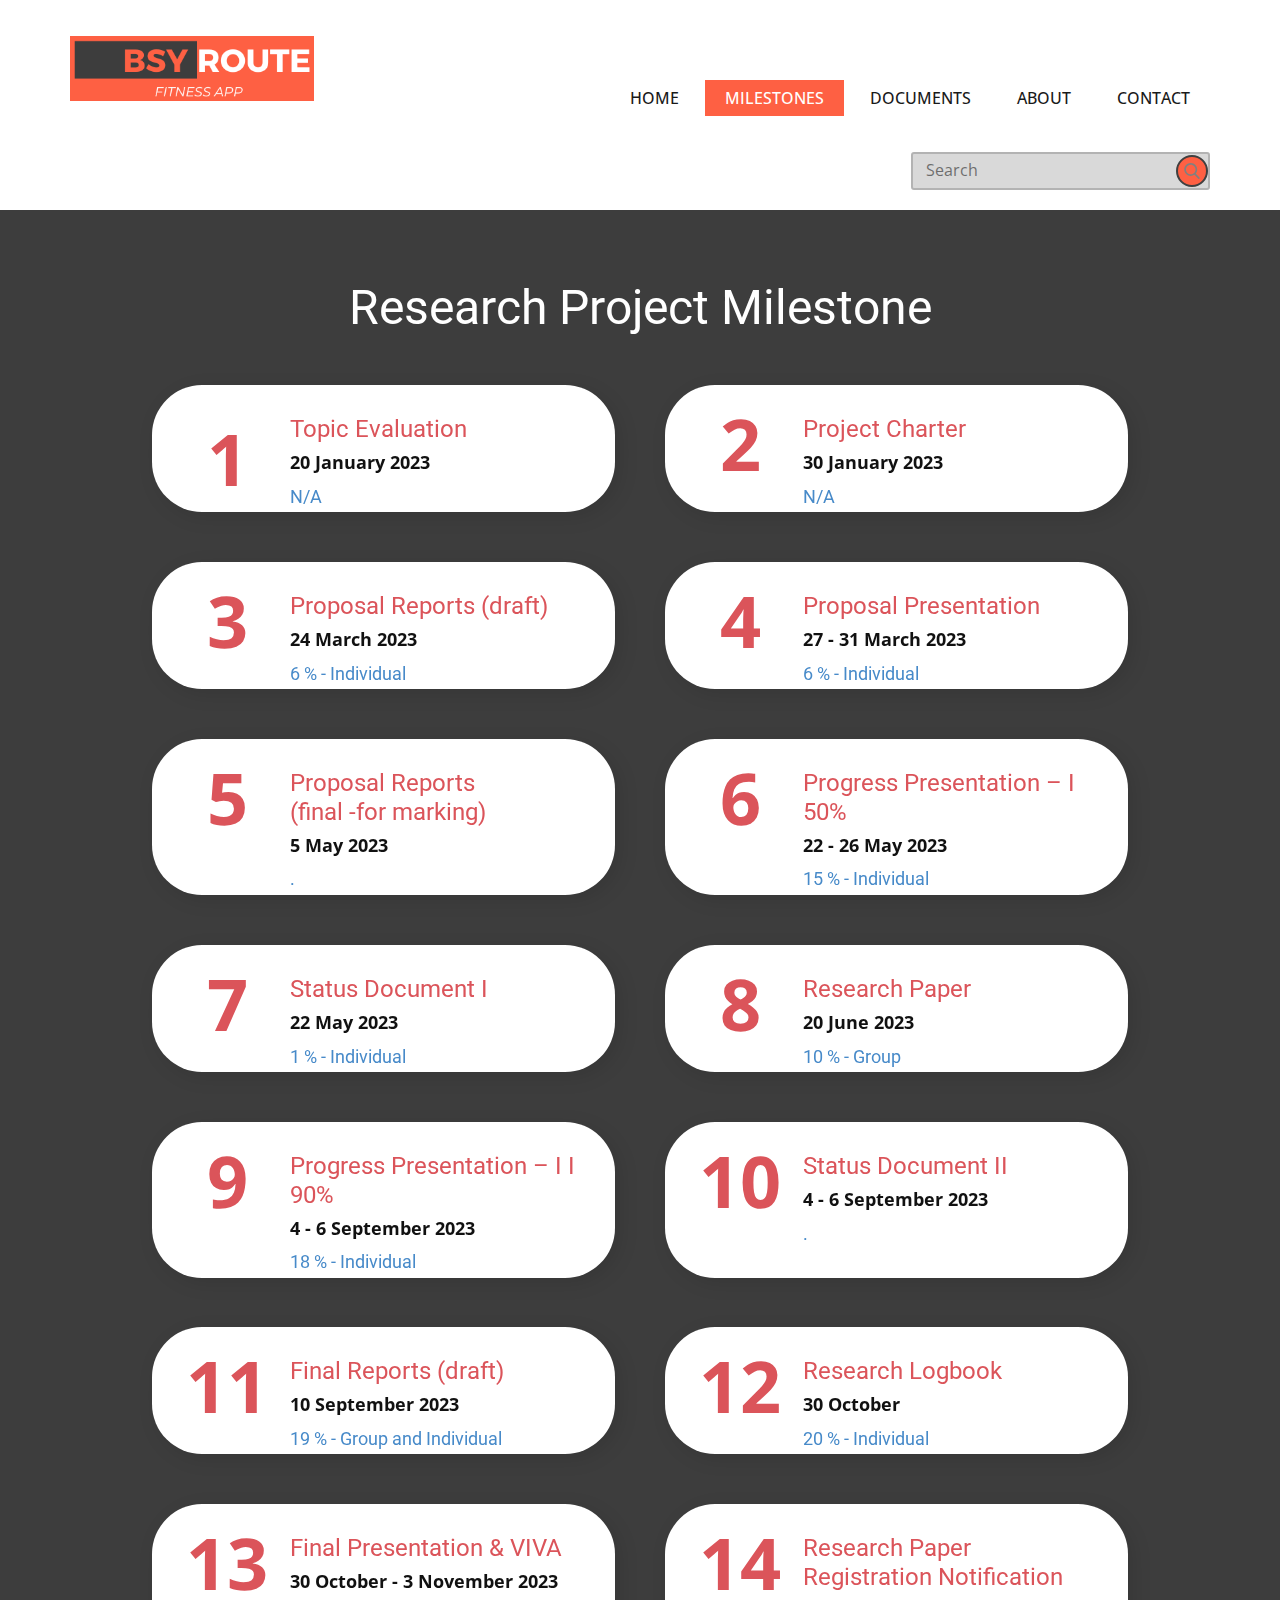
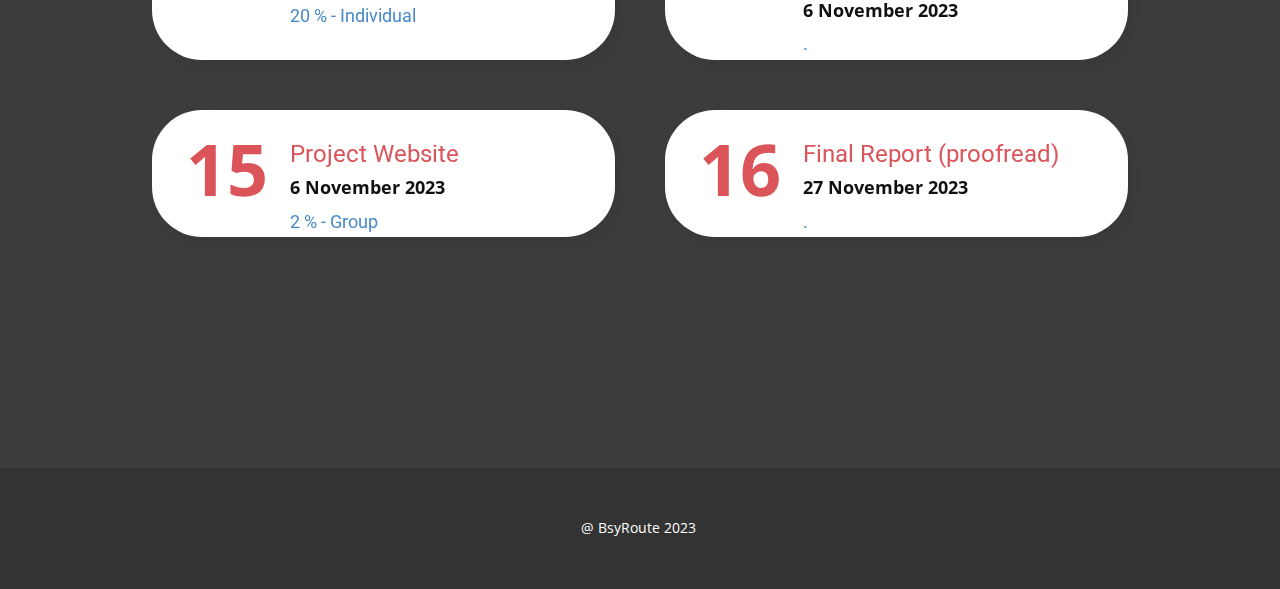
<file: Milestones.html>
<!DOCTYPE html>
<html style="font-size: 16px" lang="en">
   <head>
      <meta name="viewport" content="width=device-width, initial-scale=1.0" />
      <meta charset="utf-8" />
      <meta name="keywords" content="Research Project Milestone" />
      <meta name="description" content="" />
      <title>Milestones</title>
      <link rel="stylesheet" href="page.css" media="screen" />
      <link rel="stylesheet" href="Milestones.css" media="screen" />
      <script class="u-script" type="text/javascript" src="jquery.js" defer=""></script>
      <script class="u-script" type="text/javascript" src="page.js" defer=""></script>
      <script type="text/javascript" src="search.js" defer=""></script>
      <meta name="BsyRoute" />

      <link id="u-theme-google-font" rel="stylesheet" href="https://fonts.googleapis.com/css?family=Roboto:100,100i,300,300i,400,400i,500,500i,700,700i,900,900i|Open+Sans:300,300i,400,400i,500,500i,600,600i,700,700i,800,800i" />

      <script type="application/ld+json">
         {
            "@context": "http://schema.org",
            "@type": "Organization",
            "name": "",
            "logo": "images/FitnessBrandLogoxx.png"
         }
      </script>
      <meta name="theme-color" content="#478ac9" />
      <meta property="og:title" content="Milestones" />
      <meta property="og:type" content="website" />
      <meta data-intl-tel-input-cdn-path="intlTelInput/" />
   </head>
   <body class="u-body u-xl-mode" data-lang="en">
      <header class="u-clearfix u-header u-header" id="sec-cc0d">
         <div class="u-clearfix u-sheet u-sheet-1">
            <a href="" class="u-image u-logo u-image-1" data-image-width="367" data-image-height="98">
               <img src="images/FitnessBrandLogoxx.png" class="u-logo-image u-logo-image-1" />
            </a>
            <nav class="u-menu u-menu-dropdown u-offcanvas u-menu-1">
               <div class="menu-collapse" style="font-size: 1rem; letter-spacing: 0px; text-transform: uppercase; font-weight: 500">
                  <a class="u-button-style u-custom-active-border-color u-custom-active-color u-custom-border u-custom-border-color u-custom-borders u-custom-hover-border-color u-custom-hover-color u-custom-left-right-menu-spacing u-custom-padding-bottom u-custom-text-active-color u-custom-text-color u-custom-text-decoration u-custom-text-hover-color u-custom-top-bottom-menu-spacing u-nav-link u-text-active-palette-1-base u-text-hover-palette-2-base" href="#">
                     <svg class="u-svg-link" viewBox="0 0 24 24"><use xmlns:xlink="http://www.w3.org/1999/xlink" xlink:href="#menu-hamburger"></use></svg>
                     <svg class="u-svg-content" version="1.1" id="menu-hamburger" viewBox="0 0 16 16" x="0px" y="0px" xmlns:xlink="http://www.w3.org/1999/xlink" xmlns="http://www.w3.org/2000/svg">
                        <g>
                           <rect y="1" width="16" height="2"></rect>
                           <rect y="7" width="16" height="2"></rect>
                           <rect y="13" width="16" height="2"></rect>
                        </g>
                     </svg>
                  </a>
               </div>
               <div class="u-custom-menu u-nav-container">
                  <ul class="u-nav u-spacing-2 u-unstyled u-nav-1">
                     <li class="u-nav-item">
                        <a class="u-active-custom-color-1 u-border-active-palette-1-base u-border-hover-palette-1-light-1 u-border-no-left u-border-no-right u-border-no-top u-button-style u-hover-custom-color-4 u-nav-link u-text-active-white u-text-grey-90 u-text-hover-white" href="Home.html" style="padding: 10px 20px">Home</a>
                        <div class="u-nav-popup">
                           <ul class="u-border-1 u-border-grey-30 u-h-spacing-20 u-nav u-unstyled u-v-spacing-10">
                              <li class="u-nav-item"><a class="u-button-style u-grey-5 u-nav-link" href="Home.html#carousel_9a39">Literature Survey</a></li>
                              <li class="u-nav-item"><a class="u-button-style u-grey-5 u-nav-link" href="Home.html#carousel_a2c1">Research Gap</a></li>
                              <li class="u-nav-item"><a class="u-button-style u-grey-5 u-nav-link" href="Home.html#carousel_54c7">Research Problem</a></li>
                              <li class="u-nav-item"><a class="u-button-style u-grey-5 u-nav-link" href="Home.html#sec-def8">Research Objectives</a></li>
                              <li class="u-nav-item"><a class="u-button-style u-grey-5 u-nav-link" href="Home.html#carousel_ec59">Methodology</a></li>
                              <li class="u-nav-item"><a class="u-button-style u-grey-5 u-nav-link" href="Home.html#carousel_5f93">Technologies</a></li>
                           </ul>
                        </div>
                     </li>
                     <li class="u-nav-item"><a class="u-active-custom-color-1 u-border-active-palette-1-base u-border-hover-palette-1-light-1 u-border-no-left u-border-no-right u-border-no-top u-button-style u-hover-custom-color-4 u-nav-link u-text-active-white u-text-grey-90 u-text-hover-white" href="Milestones.html" style="padding: 10px 20px">Milestones</a></li>
                     <li class="u-nav-item">
                        <a class="u-active-custom-color-1 u-border-active-palette-1-base u-border-hover-palette-1-light-1 u-border-no-left u-border-no-right u-border-no-top u-button-style u-hover-custom-color-4 u-nav-link u-text-active-white u-text-grey-90 u-text-hover-white" href="Documents.html" style="padding: 10px 20px">Documents</a>
                        <div class="u-nav-popup">
                           <ul class="u-border-1 u-border-grey-30 u-h-spacing-20 u-nav u-unstyled u-v-spacing-10">
                              <li class="u-nav-item"><a class="u-button-style u-grey-5 u-nav-link" href="Documents.html#sec-3569">Documents</a></li>
                              <li class="u-nav-item"><a class="u-button-style u-grey-5 u-nav-link" href="Documents.html#sec-78b2">Presentations</a></li>
                           </ul>
                        </div>
                     </li>
                     <li class="u-nav-item"><a class="u-active-custom-color-1 u-border-active-palette-1-base u-border-hover-palette-1-light-1 u-border-no-left u-border-no-right u-border-no-top u-button-style u-hover-custom-color-4 u-nav-link u-text-active-white u-text-grey-90 u-text-hover-white" href="About.html" style="padding: 10px 20px">About</a></li>
                     <li class="u-nav-item"><a class="u-active-custom-color-1 u-border-active-palette-1-base u-border-hover-palette-1-light-1 u-border-no-left u-border-no-right u-border-no-top u-button-style u-hover-custom-color-4 u-nav-link u-text-active-white u-text-grey-90 u-text-hover-white" href="Contact.html" style="padding: 10px 20px">Contact</a></li>
                  </ul>
               </div>
               <div class="u-custom-menu u-nav-container-collapse">
                  <div class="u-black u-container-style u-inner-container-layout u-opacity u-opacity-95 u-sidenav">
                     <div class="u-inner-container-layout u-sidenav-overflow">
                        <div class="u-menu-close"></div>
                        <ul class="u-align-center u-nav u-popupmenu-items u-unstyled u-nav-4">
                           <li class="u-nav-item">
                              <a class="u-button-style u-nav-link" href="Home.html">Home</a>
                              <div class="u-nav-popup">
                                 <ul class="u-border-1 u-border-grey-30 u-h-spacing-20 u-nav u-unstyled u-v-spacing-10">
                                    <li class="u-nav-item"><a class="u-button-style u-nav-link" href="Home.html#carousel_9a39">Literature Survey</a></li>
                                    <li class="u-nav-item"><a class="u-button-style u-nav-link" href="Home.html#carousel_a2c1">Research Gap</a></li>
                                    <li class="u-nav-item"><a class="u-button-style u-nav-link" href="Home.html#carousel_54c7">Research Problem</a></li>
                                    <li class="u-nav-item"><a class="u-button-style u-nav-link" href="Home.html#sec-def8">Research Objectives</a></li>
                                    <li class="u-nav-item"><a class="u-button-style u-nav-link" href="Home.html#carousel_ec59">Methodology</a></li>
                                    <li class="u-nav-item"><a class="u-button-style u-nav-link" href="Home.html#carousel_5f93">Technologies</a></li>
                                 </ul>
                              </div>
                           </li>
                           <li class="u-nav-item"><a class="u-button-style u-nav-link" href="Milestones.html">Milestones</a></li>
                           <li class="u-nav-item">
                              <a class="u-button-style u-nav-link" href="Documents.html">Documents</a>
                              <div class="u-nav-popup">
                                 <ul class="u-border-1 u-border-grey-30 u-h-spacing-20 u-nav u-unstyled u-v-spacing-10">
                                    <li class="u-nav-item"><a class="u-button-style u-nav-link" href="Documents.html#sec-3569">Documents</a></li>
                                    <li class="u-nav-item"><a class="u-button-style u-nav-link" href="Documents.html#sec-78b2">Presentations</a></li>
                                 </ul>
                              </div>
                           </li>
                           <li class="u-nav-item"><a class="u-button-style u-nav-link" href="About.html">About</a></li>
                           <li class="u-nav-item"><a class="u-button-style u-nav-link" href="Contact.html">Contact</a></li>
                        </ul>
                     </div>
                  </div>
                  <div class="u-black u-menu-overlay u-opacity u-opacity-70"></div>
               </div>
            </nav>
            <form action="#" method="get" class="u-border-2 u-border-grey-30 u-grey-15 u-radius-3 u-search u-search-right u-search-1">
               <button class="u-search-button" type="submit">
                  <span class="u-border-2 u-border-grey-75 u-custom-color-1 u-icon-circle u-search-icon u-spacing-10 u-text-custom-color-2 u-search-icon-1">
                     <svg class="u-svg-link" preserveAspectRatio="xMidYMin slice" viewBox="0 0 56.966 56.966"><use xmlns:xlink="http://www.w3.org/1999/xlink" xlink:href="#svg-45a5"></use></svg>
                     <svg xmlns="http://www.w3.org/2000/svg" xmlns:xlink="http://www.w3.org/1999/xlink" version="1.1" id="svg-45a5" x="0px" y="0px" viewBox="0 0 56.966 56.966" style="enable-background: new 0 0 56.966 56.966" xml:space="preserve" class="u-svg-content">
                        <path d="M55.146,51.887L41.588,37.786c3.486-4.144,5.396-9.358,5.396-14.786c0-12.682-10.318-23-23-23s-23,10.318-23,23  s10.318,23,23,23c4.761,0,9.298-1.436,13.177-4.162l13.661,14.208c0.571,0.593,1.339,0.92,2.162,0.92  c0.779,0,1.518-0.297,2.079-0.837C56.255,54.982,56.293,53.08,55.146,51.887z M23.984,6c9.374,0,17,7.626,17,17s-7.626,17-17,17  s-17-7.626-17-17S14.61,6,23.984,6z"></path>
                     </svg>
                  </span>
               </button>
               <input class="u-search-input" id="searchbar" type="search" name="search" value="" placeholder="Search" />
            </form>
         </div>
      </header>
      <section class="u-align-center u-clearfix u-container-align-center-lg u-container-align-center-md u-container-align-center-xl u-custom-color-4 u-section-1" id="carousel_2008">
         <div class="u-clearfix u-sheet u-sheet-1">
            <h2 class="u-align-center u-text u-text-default u-text-font u-text-1" data-animation-name="customAnimationIn" data-animation-duration="1500">Research Project Milestone</h2>
            <div class="u-expanded-width-sm u-expanded-width-xs u-list u-list-1">
               <div class="u-repeater u-repeater-1">
                  <div class="u-align-left u-container-style u-list-item u-radius-50 u-repeater-item u-shape-round u-white u-list-item-1" data-animation-direction="Up" data-animation-name="customAnimationIn" data-animation-duration="1500" data-animation-delay="500">
                     <div class="u-container-layout u-similar-container u-container-layout-1">
                        <div class="custom-expanded u-container-align-center-lg u-container-align-center-xl u-container-align-left-md u-container-align-left-sm u-container-align-left-xs u-container-style u-group u-shape-rectangle u-group-1">
                           <div class="u-container-layout u-valign-top">
                              <h3 class="u-align-center-lg u-align-center-xl u-align-left-md u-align-left-sm u-align-left-xs u-custom-font u-text u-text-default u-text-font u-text-palette-2-base u-text-2">1</h3>
                           </div>
                        </div>
                        <h4 class="u-text u-text-palette-2-base u-text-3">Topic Evaluation</h4>
                        <p class="u-text u-text-4">20 January 2023&nbsp;<br /></p>
                        <h6 class="u-custom-item u-text u-text-palette-1-base u-text-5">N/A</h6>
                     </div>
                  </div>
                  <div class="u-align-left u-container-style u-list-item u-radius-50 u-repeater-item u-shape-round u-video-cover u-white u-list-item-2" data-animation-name="customAnimationIn" data-animation-duration="1500" data-animation-delay="500">
                     <div class="u-container-layout u-similar-container u-container-layout-3">
                        <div class="custom-expanded u-container-align-center-lg u-container-align-center-xl u-container-align-left-md u-container-align-left-sm u-container-align-left-xs u-container-style u-group u-shape-rectangle u-group-2">
                           <div class="u-container-layout u-valign-top">
                              <h3 class="u-align-center-lg u-align-center-xl u-align-left-md u-align-left-sm u-align-left-xs u-custom-font u-text u-text-default u-text-font u-text-palette-2-base u-text-6">2</h3>
                           </div>
                        </div>
                        <h4 class="u-text u-text-palette-2-base u-text-7">Project Charter</h4>
                        <p class="u-text u-text-8">30 January 2023&nbsp;</p>
                        <h6 class="u-custom-item u-text u-text-palette-1-base u-text-9">N/A</h6>
                     </div>
                  </div>
                  <div class="u-align-left u-container-style u-list-item u-radius-50 u-repeater-item u-shape-round u-video-cover u-white u-list-item-3" data-animation-direction="Up" data-animation-name="customAnimationIn" data-animation-duration="1500" data-animation-delay="750">
                     <div class="u-container-layout u-similar-container u-container-layout-5">
                        <div class="custom-expanded u-container-align-center-lg u-container-align-center-xl u-container-align-left-md u-container-align-left-sm u-container-align-left-xs u-container-style u-group u-shape-rectangle u-group-3">
                           <div class="u-container-layout u-valign-top">
                              <h3 class="u-align-center-lg u-align-center-xl u-align-left-md u-align-left-sm u-align-left-xs u-custom-font u-text u-text-default u-text-font u-text-palette-2-base u-text-10">3</h3>
                           </div>
                        </div>
                        <h4 class="u-text u-text-palette-2-base u-text-11">Proposal Reports (draft)</h4>
                        <p class="u-text u-text-12">24 March 2023</p>
                        <h6 class="u-custom-item u-text u-text-palette-1-base u-text-13">6 % - Individual</h6>
                     </div>
                  </div>
                  <div class="u-align-left u-container-style u-list-item u-radius-50 u-repeater-item u-shape-round u-video-cover u-white u-list-item-4" data-animation-direction="Up" data-animation-name="customAnimationIn" data-animation-duration="1500" data-animation-delay="750">
                     <div class="u-container-layout u-similar-container u-container-layout-7">
                        <div class="custom-expanded u-container-align-center-lg u-container-align-center-xl u-container-align-left-md u-container-align-left-sm u-container-align-left-xs u-container-style u-group u-shape-rectangle u-group-4">
                           <div class="u-container-layout u-valign-top">
                              <h3 class="u-align-center-lg u-align-center-xl u-align-left-md u-align-left-sm u-align-left-xs u-custom-font u-text u-text-default u-text-font u-text-palette-2-base u-text-14">4</h3>
                           </div>
                        </div>
                        <h4 class="u-text u-text-palette-2-base u-text-15">Proposal Presentation</h4>
                        <p class="u-text u-text-16">27 - 31 March 2023</p>
                        <h6 class="u-custom-item u-text u-text-palette-1-base u-text-17">6 % - Individual</h6>
                     </div>
                  </div>
                  <div class="u-align-left u-container-style u-list-item u-radius-50 u-repeater-item u-shape-round u-video-cover u-white u-list-item-5" data-animation-direction="Up" data-animation-name="customAnimationIn" data-animation-duration="1500" data-animation-delay="750">
                     <div class="u-container-layout u-similar-container u-container-layout-9">
                        <div class="custom-expanded u-container-align-center-lg u-container-align-center-xl u-container-align-left-md u-container-align-left-sm u-container-align-left-xs u-container-style u-group u-shape-rectangle u-group-5">
                           <div class="u-container-layout u-valign-top">
                              <h3 class="u-align-center-lg u-align-center-xl u-align-left-md u-align-left-sm u-align-left-xs u-custom-font u-text u-text-default u-text-font u-text-palette-2-base u-text-18">5</h3>
                           </div>
                        </div>
                        <h4 class="u-text u-text-palette-2-base u-text-19">Proposal Reports&nbsp;<br />(final -for marking)</h4>
                        <p class="u-text u-text-20">5 May 2023</p>
                        <h6 class="u-custom-item u-text u-text-palette-1-base u-text-21">.</h6>
                     </div>
                  </div>
                  <div class="u-align-left u-container-style u-list-item u-radius-50 u-repeater-item u-shape-round u-video-cover u-white u-list-item-6" data-animation-direction="Up" data-animation-name="customAnimationIn" data-animation-duration="1500" data-animation-delay="750">
                     <div class="u-container-layout u-similar-container u-container-layout-11">
                        <div class="custom-expanded u-container-align-center-lg u-container-align-center-xl u-container-align-left-md u-container-align-left-sm u-container-align-left-xs u-container-style u-group u-shape-rectangle u-group-6">
                           <div class="u-container-layout u-valign-top">
                              <h3 class="u-align-center-lg u-align-center-xl u-align-left-md u-align-left-sm u-align-left-xs u-custom-font u-text u-text-default u-text-font u-text-palette-2-base u-text-22">6</h3>
                           </div>
                        </div>
                        <h4 class="u-text u-text-palette-2-base u-text-23">Progress Presentation – I 50%</h4>
                        <p class="u-text u-text-24">22 - 26&nbsp;May 2023</p>
                        <h6 class="u-custom-item u-text u-text-palette-1-base u-text-25">15&nbsp;% - Individual</h6>
                     </div>
                  </div>
                  <div class="u-align-left u-container-style u-list-item u-radius-50 u-repeater-item u-shape-round u-video-cover u-white u-list-item-7" data-animation-direction="Up" data-animation-name="customAnimationIn" data-animation-duration="1500" data-animation-delay="750">
                     <div class="u-container-layout u-similar-container u-container-layout-13">
                        <div class="custom-expanded u-container-align-center-lg u-container-align-center-xl u-container-align-left-md u-container-align-left-sm u-container-align-left-xs u-container-style u-group u-shape-rectangle u-group-7">
                           <div class="u-container-layout u-valign-top">
                              <h3 class="u-align-center-lg u-align-center-xl u-align-left-md u-align-left-sm u-align-left-xs u-custom-font u-text u-text-default u-text-font u-text-palette-2-base u-text-26">7</h3>
                           </div>
                        </div>
                        <h4 class="u-text u-text-palette-2-base u-text-27">Status Document I</h4>
                        <p class="u-text u-text-28">22 May 2023</p>
                        <h6 class="u-custom-item u-text u-text-palette-1-base u-text-29">1&nbsp;% - Individual</h6>
                     </div>
                  </div>
                  <div class="u-align-left u-container-style u-list-item u-radius-50 u-repeater-item u-shape-round u-video-cover u-white u-list-item-8" data-animation-direction="Up" data-animation-name="customAnimationIn" data-animation-duration="1500" data-animation-delay="750">
                     <div class="u-container-layout u-similar-container u-container-layout-15">
                        <div class="custom-expanded u-container-align-center-lg u-container-align-center-xl u-container-align-left-md u-container-align-left-sm u-container-align-left-xs u-container-style u-group u-shape-rectangle u-group-8">
                           <div class="u-container-layout u-valign-top">
                              <h3 class="u-align-center-lg u-align-center-xl u-align-left-md u-align-left-sm u-align-left-xs u-custom-font u-text u-text-default u-text-font u-text-palette-2-base u-text-30">8</h3>
                           </div>
                        </div>
                        <h4 class="u-text u-text-palette-2-base u-text-31">Research Paper</h4>
                        <p class="u-text u-text-32">20 June 2023</p>
                        <h6 class="u-custom-item u-text u-text-palette-1-base u-text-33">10 % - Group</h6>
                     </div>
                  </div>
                  <div class="u-align-left u-container-style u-list-item u-radius-50 u-repeater-item u-shape-round u-video-cover u-white u-list-item-9" data-animation-direction="Up" data-animation-name="customAnimationIn" data-animation-duration="1500" data-animation-delay="750">
                     <div class="u-container-layout u-similar-container u-container-layout-17">
                        <div class="custom-expanded u-container-align-center-lg u-container-align-center-xl u-container-align-left-md u-container-align-left-sm u-container-align-left-xs u-container-style u-group u-shape-rectangle u-group-9">
                           <div class="u-container-layout u-valign-top">
                              <h3 class="u-align-center-lg u-align-center-xl u-align-left-md u-align-left-sm u-align-left-xs u-custom-font u-text u-text-default u-text-font u-text-palette-2-base u-text-34">9</h3>
                           </div>
                        </div>
                        <h4 class="u-text u-text-palette-2-base u-text-35">Progress Presentation – I I 90%</h4>
                        <p class="u-text u-text-36">4 - 6 September 2023</p>
                        <h6 class="u-custom-item u-text u-text-palette-1-base u-text-37">18 % - Individual</h6>
                     </div>
                  </div>
                  <div class="u-align-left u-container-style u-list-item u-radius-50 u-repeater-item u-shape-round u-video-cover u-white u-list-item-10" data-animation-direction="Up" data-animation-name="customAnimationIn" data-animation-duration="1500" data-animation-delay="750">
                     <div class="u-container-layout u-similar-container u-container-layout-19">
                        <div class="custom-expanded u-container-align-center-lg u-container-align-center-xl u-container-align-left-md u-container-align-left-sm u-container-align-left-xs u-container-style u-group u-shape-rectangle u-group-10">
                           <div class="u-container-layout u-valign-top">
                              <h3 class="u-align-center-lg u-align-center-xl u-align-left-md u-align-left-sm u-align-left-xs u-custom-font u-text u-text-default u-text-font u-text-palette-2-base u-text-38">10</h3>
                           </div>
                        </div>
                        <h4 class="u-text u-text-palette-2-base u-text-39">Status Document II</h4>
                        <p class="u-text u-text-40">4 - 6 September 2023</p>
                        <h6 class="u-custom-item u-text u-text-palette-1-base u-text-41">.</h6>
                     </div>
                  </div>
                  <div class="u-align-left u-container-style u-list-item u-radius-50 u-repeater-item u-shape-round u-video-cover u-white u-list-item-11" data-animation-direction="Up" data-animation-name="customAnimationIn" data-animation-duration="1500" data-animation-delay="750">
                     <div class="u-container-layout u-similar-container u-container-layout-21">
                        <div class="custom-expanded u-container-align-center-lg u-container-align-center-xl u-container-align-left-md u-container-align-left-sm u-container-align-left-xs u-container-style u-group u-shape-rectangle u-group-11">
                           <div class="u-container-layout u-valign-top">
                              <h3 class="u-align-center-lg u-align-center-xl u-align-left-md u-align-left-sm u-align-left-xs u-custom-font u-text u-text-default u-text-font u-text-palette-2-base u-text-42">11</h3>
                           </div>
                        </div>
                        <h4 class="u-text u-text-palette-2-base u-text-43">Final Reports&nbsp;(draft)</h4>
                        <p class="u-text u-text-44">10 September 2023</p>
                        <h6 class="u-custom-item u-text u-text-palette-1-base u-text-45">19 % - Group and Individual</h6>
                     </div>
                  </div>
                  <div class="u-align-left u-container-style u-list-item u-radius-50 u-repeater-item u-shape-round u-video-cover u-white u-list-item-12" data-animation-direction="Up" data-animation-name="customAnimationIn" data-animation-duration="1500" data-animation-delay="750">
                     <div class="u-container-layout u-similar-container u-container-layout-23">
                        <div class="custom-expanded u-container-align-center-lg u-container-align-center-xl u-container-align-left-md u-container-align-left-sm u-container-align-left-xs u-container-style u-group u-shape-rectangle u-group-12">
                           <div class="u-container-layout u-valign-top">
                              <h3 class="u-align-center-lg u-align-center-xl u-align-left-md u-align-left-sm u-align-left-xs u-custom-font u-text u-text-default u-text-font u-text-palette-2-base u-text-46">12</h3>
                           </div>
                        </div>
                        <h4 class="u-text u-text-palette-2-base u-text-47">Research Logbook</h4>
                        <p class="u-text u-text-48">30 October&nbsp;</p>
                        <h6 class="u-custom-item u-text u-text-palette-1-base u-text-49">20 % - Individual</h6>
                     </div>
                  </div>
                  <div class="u-align-left u-container-style u-list-item u-radius-50 u-repeater-item u-shape-round u-video-cover u-white u-list-item-13" data-animation-direction="Up" data-animation-name="customAnimationIn" data-animation-duration="1500" data-animation-delay="750">
                     <div class="u-container-layout u-similar-container u-container-layout-25">
                        <div class="custom-expanded u-container-align-center-lg u-container-align-center-xl u-container-align-left-md u-container-align-left-sm u-container-align-left-xs u-container-style u-group u-shape-rectangle u-group-13">
                           <div class="u-container-layout u-valign-top">
                              <h3 class="u-align-center-lg u-align-center-xl u-align-left-md u-align-left-sm u-align-left-xs u-custom-font u-text u-text-default u-text-font u-text-palette-2-base u-text-50">13</h3>
                           </div>
                        </div>
                        <h4 class="u-text u-text-palette-2-base u-text-51">Final Presentation &amp; VIVA</h4>
                        <p class="u-text u-text-52">30 October - 3 November 2023</p>
                        <h6 class="u-custom-item u-text u-text-palette-1-base u-text-53">20 % - Individual</h6>
                     </div>
                  </div>
                  <div class="u-align-left u-container-style u-list-item u-radius-50 u-repeater-item u-shape-round u-video-cover u-white u-list-item-14" data-animation-direction="Up" data-animation-name="customAnimationIn" data-animation-duration="1500" data-animation-delay="750">
                     <div class="u-container-layout u-similar-container u-container-layout-27">
                        <div class="custom-expanded u-container-align-center-lg u-container-align-center-xl u-container-align-left-md u-container-align-left-sm u-container-align-left-xs u-container-style u-group u-shape-rectangle u-group-14">
                           <div class="u-container-layout u-valign-top">
                              <h3 class="u-align-center-lg u-align-center-xl u-align-left-md u-align-left-sm u-align-left-xs u-custom-font u-text u-text-default u-text-font u-text-palette-2-base u-text-54">14</h3>
                           </div>
                        </div>
                        <h4 class="u-text u-text-palette-2-base u-text-55">Research Paper Registration Notification</h4>
                        <p class="u-text u-text-56">6&nbsp;November 2023</p>
                        <h6 class="u-custom-item u-text u-text-palette-1-base u-text-57">.</h6>
                     </div>
                  </div>
                  <div class="u-align-left u-container-style u-list-item u-radius-50 u-repeater-item u-shape-round u-video-cover u-white u-list-item-15" data-animation-direction="Up" data-animation-name="customAnimationIn" data-animation-duration="1500" data-animation-delay="750">
                     <div class="u-container-layout u-similar-container u-container-layout-29">
                        <div class="custom-expanded u-container-align-center-lg u-container-align-center-xl u-container-align-left-md u-container-align-left-sm u-container-align-left-xs u-container-style u-group u-shape-rectangle u-group-15">
                           <div class="u-container-layout u-valign-top">
                              <h3 class="u-align-center-lg u-align-center-xl u-align-left-md u-align-left-sm u-align-left-xs u-custom-font u-text u-text-default u-text-font u-text-palette-2-base u-text-58">15</h3>
                           </div>
                        </div>
                        <h4 class="u-text u-text-palette-2-base u-text-59">Project Website</h4>
                        <p class="u-text u-text-60">6&nbsp;November 2023</p>
                        <h6 class="u-custom-item u-text u-text-palette-1-base u-text-61">2 % - Group</h6>
                     </div>
                  </div>
                  <div class="u-align-left u-container-style u-list-item u-radius-50 u-repeater-item u-shape-round u-video-cover u-white u-list-item-16" data-animation-direction="Up" data-animation-name="customAnimationIn" data-animation-duration="1500" data-animation-delay="750">
                     <div class="u-container-layout u-similar-container u-container-layout-31">
                        <div class="custom-expanded u-container-align-center-lg u-container-align-center-xl u-container-align-left-md u-container-align-left-sm u-container-align-left-xs u-container-style u-group u-shape-rectangle u-group-16">
                           <div class="u-container-layout u-valign-top">
                              <h3 class="u-align-center-lg u-align-center-xl u-align-left-md u-align-left-sm u-align-left-xs u-custom-font u-text u-text-default u-text-font u-text-palette-2-base u-text-62">16</h3>
                           </div>
                        </div>
                        <h4 class="u-text u-text-palette-2-base u-text-63">Final Report (proofread)</h4>
                        <p class="u-text u-text-64">27 November 2023</p>
                        <h6 class="u-custom-item u-text u-text-palette-1-base u-text-65">.</h6>
                     </div>
                  </div>
               </div>
            </div>
         </div>
      </section>

      <footer class="u-align-center u-clearfix u-footer u-grey-80 u-footer" id="sec-9704">
         <div class="u-clearfix u-sheet u-sheet-1">
            <p class="u-small-text u-text u-text-variant u-text-1">@ BsyRoute 2023&nbsp;</p>
         </div>
      </footer>
   </body>
</html>
</file>
